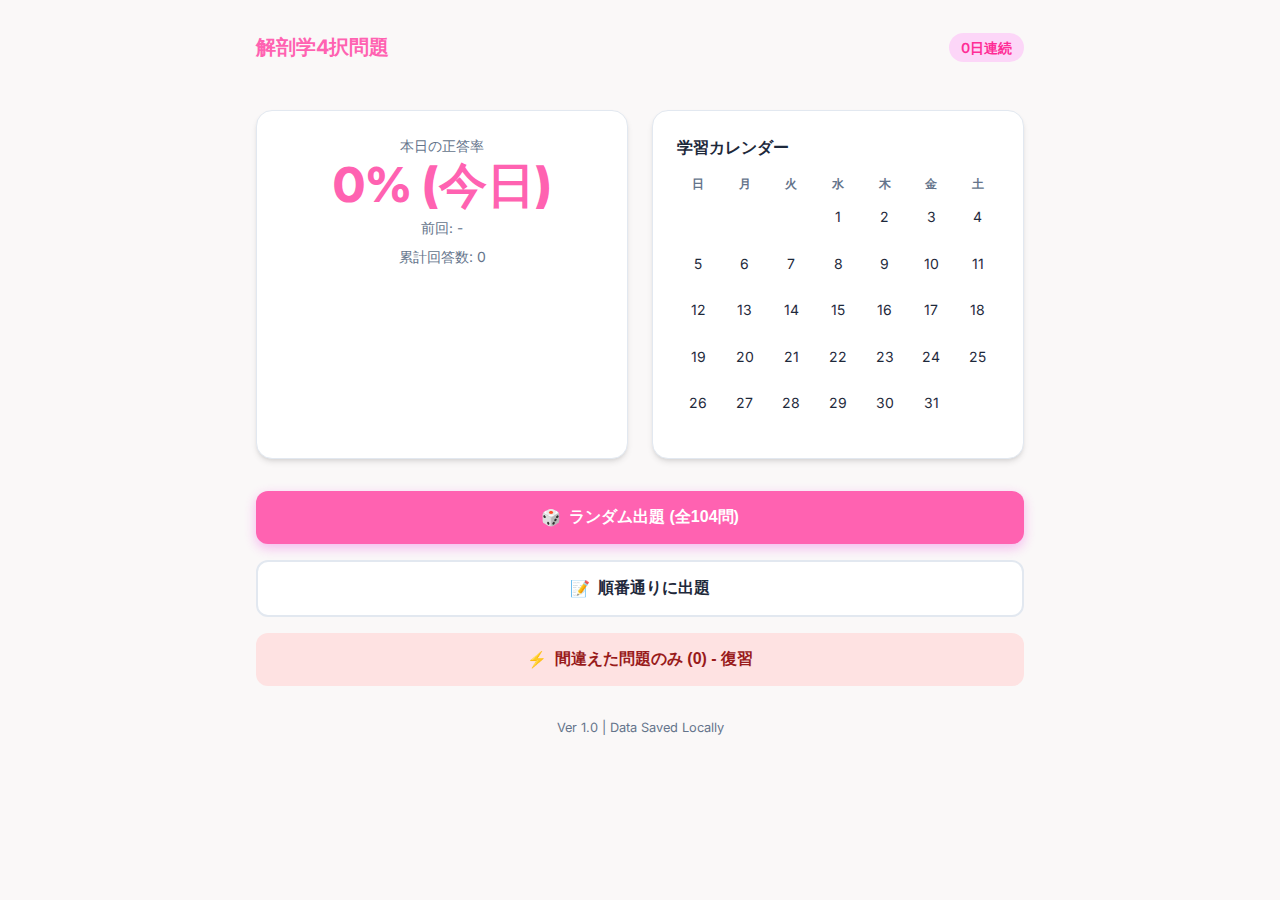
<file: index.html>
<!DOCTYPE html>
<html lang="ja">

<head>
    <meta charset="UTF-8">
    <meta name="viewport" content="width=device-width, initial-scale=1.0">
    <title>Anatomy National Exam Trainer</title>
    <link rel="stylesheet" href="css/style.css">
    <!-- Google Fonts for premium feel -->
    <link rel="preconnect" href="https://fonts.googleapis.com">
    <link rel="preconnect" href="https://fonts.gstatic.com" crossorigin>
    <link href="https://fonts.googleapis.com/css2?family=Inter:wght@400;600;800&display=swap" rel="stylesheet">
</head>

<body>
    <div class="container">
        <!-- Header -->
        <header class="app-header">
            <div class="title">解剖学4択問題</div>
            <div class="streak-badge" id="streak-count">🔥 0日連続</div>
        </header>

        <!-- Home Screen -->
        <main id="screen-home" class="screen active">
            <div class="dashboard-grid">
                <div class="card stats-summary">
                    <div class="stat-label">本日の正答率</div>
                    <div class="big-stat" id="correct-rate">0%</div>
                    <div style="font-size:0.85rem; color:var(--text-light); margin-top:0.25rem;" id="last-session-rate">
                        -</div>
                    <div class="stat-label" style="margin-top:0.5rem;">累計回答数: <span id="total-answered">0</span></div>
                </div>

                <div class="card">
                    <h3 style="margin-bottom:1rem; font-size:1rem;">学習カレンダー</h3>
                    <div id="calendar-container"></div>
                </div>
            </div>

            <div class="mode-selector">
                <button id="btn-resume" class="btn btn-primary" style="display:none; background:#8b5cf6;">
                    <span>⏯️</span> 続きから再開
                </button>
                <button id="btn-start-random" class="btn btn-primary">
                    <span>🎲</span> ランダム出題 (全104問)
                </button>
                <button id="btn-start-all" class="btn btn-secondary">
                    <span>📝</span> 順番通りに出題
                </button>
                <button id="btn-review" class="btn btn-danger">
                    <span>⚡</span> 間違えた問題のみ (0) - 復習
                </button>
            </div>

            <p style="text-align:center; margin-top:2rem; font-size:0.8rem; color:var(--text-light);">
                Ver 1.0 | Data Saved Locally
            </p>
        </main>

        <!-- Quiz Screen -->
        <main id="screen-quiz" class="screen">
            <div class="progress-bar-container">
                <div class="progress-bar" id="progress-bar"></div>
            </div>

            <div style="display:flex; justify-content:space-between; align-items:center; margin-bottom:0.5rem;">
                <button id="btn-suspend"
                    style="background:none; border:none; color:var(--text-light); cursor:pointer; font-size:0.9rem;">
                    ⏸ 中断する
                </button>
                <div style="font-size:0.9rem; color:var(--text-light);" id="question-id">Q.1</div>
            </div>

            <div class="question-card">
                <div class="question-text" id="question-text">
                    問題文読み込み中...
                </div>

                <div class="choices-grid" id="choices-container">
                    <!-- Choices injected here -->
                </div>

                <div id="explanation-area" class="explanation-area">
                    <div style="font-weight:bold; margin-bottom:0.5rem;">解説</div>
                    <div id="explanation-text"></div>
                </div>
            </div>

            <button id="next-btn" class="btn btn-primary"
                style="display:none; position:sticky; bottom:1rem; box-shadow:0 4px 20px rgba(0,0,0,0.2);">
                次の問題へ ➜
            </button>
        </main>

        <!-- Result Screen -->
        <main id="screen-result" class="screen">
            <div class="card" style="text-align:center;">
                <h2 style="margin-bottom:2rem;">結果発表</h2>

                <div class="result-circle" id="result-circle">
                    <div class="result-score" id="result-score">80%</div>
                </div>

                <p id="result-message" style="margin-bottom:2rem; font-weight:600;">10問中 8問正解！</p>

                <div class="mode-selector">
                    <button id="btn-retry" class="btn btn-primary">もう一度挑戦</button>
                    <button id="btn-home" class="btn btn-secondary">ホームに戻る</button>
                </div>
            </div>

            <div id="wrong-list-container" style="margin-top:2rem;">
                <!-- Wrong answers list -->
            </div>
        </main>
    </div>

    <!-- Scripts -->
    <script src="data/questions-data.js"></script>
    <script src="js/storageManager.js"></script>
    <script src="js/soundManager.js"></script>
    <script src="js/questionManager.js"></script>
    <script src="js/calendarManager.js"></script>
    <script src="js/app.js"></script>
</body>

</html>
</file>
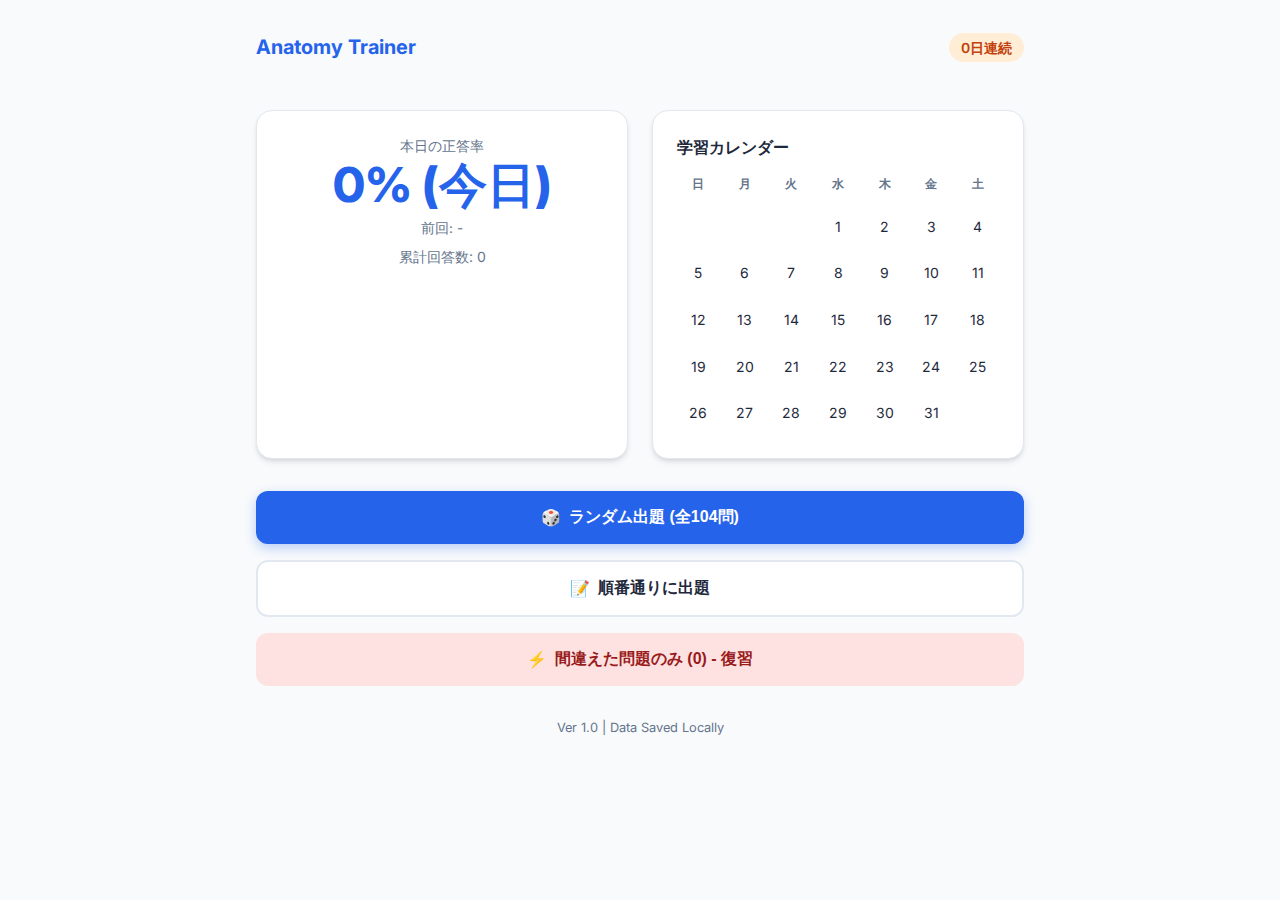
<file: project/index.html>
<!DOCTYPE html>
<html lang="ja">

<head>
    <meta charset="UTF-8">
    <meta name="viewport" content="width=device-width, initial-scale=1.0">
    <title>Anatomy National Exam Trainer</title>
    <link rel="stylesheet" href="css/style.css">
    <!-- Google Fonts for premium feel -->
    <link rel="preconnect" href="https://fonts.googleapis.com">
    <link rel="preconnect" href="https://fonts.gstatic.com" crossorigin>
    <link href="https://fonts.googleapis.com/css2?family=Inter:wght@400;600;800&display=swap" rel="stylesheet">
</head>

<body>
    <div class="container">
        <!-- Header -->
        <header class="app-header">
            <div class="title">Anatomy Trainer</div>
            <div class="streak-badge" id="streak-count">🔥 0日連続</div>
        </header>

        <!-- Home Screen -->
        <main id="screen-home" class="screen active">
            <div class="dashboard-grid">
                <div class="card stats-summary">
                    <div class="stat-label">本日の正答率</div>
                    <div class="big-stat" id="correct-rate">0%</div>
                    <div style="font-size:0.85rem; color:var(--text-light); margin-top:0.25rem;" id="last-session-rate">
                        -</div>
                    <div class="stat-label" style="margin-top:0.5rem;">累計回答数: <span id="total-answered">0</span></div>
                </div>

                <div class="card">
                    <h3 style="margin-bottom:1rem; font-size:1rem;">学習カレンダー</h3>
                    <div id="calendar-container"></div>
                </div>
            </div>

            <div class="mode-selector">
                <button id="btn-resume" class="btn btn-primary" style="display:none; background:#8b5cf6;">
                    <span>⏯️</span> 続きから再開
                </button>
                <button id="btn-start-random" class="btn btn-primary">
                    <span>🎲</span> ランダム出題 (全104問)
                </button>
                <button id="btn-start-all" class="btn btn-secondary">
                    <span>📝</span> 順番通りに出題
                </button>
                <button id="btn-review" class="btn btn-danger">
                    <span>⚡</span> 間違えた問題のみ (0) - 復習
                </button>
            </div>

            <p style="text-align:center; margin-top:2rem; font-size:0.8rem; color:var(--text-light);">
                Ver 1.0 | Data Saved Locally
            </p>
        </main>

        <!-- Quiz Screen -->
        <main id="screen-quiz" class="screen">
            <div class="progress-bar-container">
                <div class="progress-bar" id="progress-bar"></div>
            </div>

            <div style="display:flex; justify-content:space-between; align-items:center; margin-bottom:0.5rem;">
                <button id="btn-suspend"
                    style="background:none; border:none; color:var(--text-light); cursor:pointer; font-size:0.9rem;">
                    ⏸ 中断する
                </button>
                <div style="font-size:0.9rem; color:var(--text-light);" id="question-id">Q.1</div>
            </div>

            <div class="question-card">
                <div class="question-text" id="question-text">
                    問題文読み込み中...
                </div>

                <div class="choices-grid" id="choices-container">
                    <!-- Choices injected here -->
                </div>

                <div id="explanation-area" class="explanation-area">
                    <div style="font-weight:bold; margin-bottom:0.5rem;">解説</div>
                    <div id="explanation-text"></div>
                </div>
            </div>

            <button id="next-btn" class="btn btn-primary"
                style="display:none; position:sticky; bottom:1rem; box-shadow:0 4px 20px rgba(0,0,0,0.2);">
                次の問題へ ➜
            </button>
        </main>

        <!-- Result Screen -->
        <main id="screen-result" class="screen">
            <div class="card" style="text-align:center;">
                <h2 style="margin-bottom:2rem;">結果発表</h2>

                <div class="result-circle" id="result-circle">
                    <div class="result-score" id="result-score">80%</div>
                </div>

                <p id="result-message" style="margin-bottom:2rem; font-weight:600;">10問中 8問正解！</p>

                <div class="mode-selector">
                    <button id="btn-retry" class="btn btn-primary">もう一度挑戦</button>
                    <button id="btn-home" class="btn btn-secondary">ホームに戻る</button>
                </div>
            </div>

            <div id="wrong-list-container" style="margin-top:2rem;">
                <!-- Wrong answers list -->
            </div>
        </main>
    </div>

    <!-- Scripts -->
    <script src="data/questions-data.js"></script>
    <script src="js/storageManager.js"></script>
    <script src="js/soundManager.js"></script>
    <script src="js/questionManager.js"></script>
    <script src="js/calendarManager.js"></script>
    <script src="js/app.js"></script>
</body>

</html>
</file>
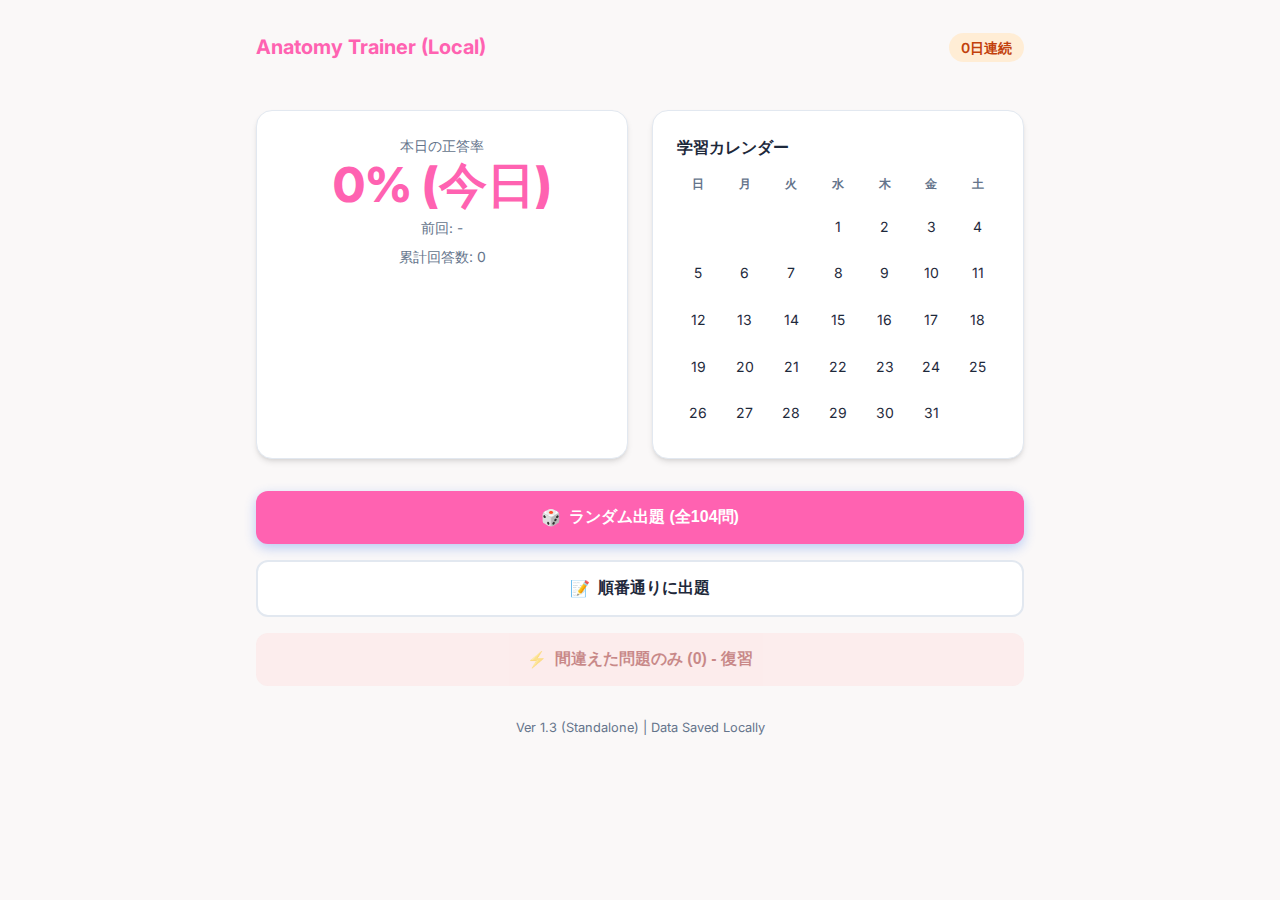
<file: standalone.html>
<!DOCTYPE html>
<html lang="ja">

<head>
    <meta charset="UTF-8">
    <meta name="viewport" content="width=device-width, initial-scale=1.0">
    <title>Anatomy National Exam Trainer (Standalone)</title>
    <!-- Google Fonts -->
    <link rel="preconnect" href="https://fonts.googleapis.com">
    <link rel="preconnect" href="https://fonts.gstatic.com" crossorigin>
    <link href="https://fonts.googleapis.com/css2?family=Inter:wght@400;600;800&display=swap" rel="stylesheet">

    <style>
        /* CSS Content from style.css */
        :root {
            --primary: #ff62b1;
            --primary-dark: #ff0080;
            --success: #10b981;
            --danger: #ef4444;
            --background: #faf8f8;
            --surface: #ffffff;
            --text: #1e293b;
            --text-light: #64748b;
            --border: #e2e8f0;
            --shadow: 0 4px 6px -1px rgb(0 0 0 / 0.1), 0 2px 4px -2px rgb(0 0 0 / 0.1);
            --shadow-lg: 0 10px 15px -3px rgb(0 0 0 / 0.1), 0 4px 6px -4px rgb(0 0 0 / 0.1);
            --radius: 1rem;
            --font-main: 'Inter', -apple-system, BlinkMacSystemFont, "Segoe UI", Roboto, sans-serif;
        }

        * {
            box-sizing: border-box;
            margin: 0;
            padding: 0;
            -webkit-tap-highlight-color: transparent;
        }

        body {
            font-family: var(--font-main);
            background-color: var(--background);
            color: var(--text);
            line-height: 1.5;
            min-height: 100vh;
            display: flex;
            flex-direction: column;
        }

        .container {
            max-width: 800px;
            width: 100%;
            margin: 0 auto;
            padding: 1rem;
            flex: 1;
            display: flex;
            flex-direction: column;
        }

        /* Header */
        .app-header {
            display: flex;
            justify-content: space-between;
            align-items: center;
            padding: 1rem 0;
            margin-bottom: 2rem;
        }

        .title {
            font-size: 1.25rem;
            font-weight: 700;
            color: var(--primary);
        }

        .streak-badge {
            background: #ffedd5;
            color: #c2410c;
            padding: 0.25rem 0.75rem;
            border-radius: 2rem;
            font-weight: 600;
            font-size: 0.875rem;
            display: flex;
            align-items: center;
            gap: 0.5rem;
        }

        /* Screens */
        .screen {
            display: none;
            animation: fadeIn 0.3s ease;
            flex: 1;
        }

        .screen.active {
            display: flex;
            flex-direction: column;
        }

        @keyframes fadeIn {
            from {
                opacity: 0;
                transform: translateY(10px);
            }

            to {
                opacity: 1;
                transform: translateY(0);
            }
        }

        /* Home Screen */
        .dashboard-grid {
            display: grid;
            grid-template-columns: repeat(auto-fit, minmax(280px, 1fr));
            gap: 1.5rem;
            margin-bottom: 2rem;
        }

        .card {
            background: var(--surface);
            border-radius: var(--radius);
            padding: 1.5rem;
            box-shadow: var(--shadow);
            border: 1px solid var(--border);
        }

        .stats-summary {
            text-align: center;
        }

        .big-stat {
            font-size: 3rem;
            font-weight: 800;
            color: var(--primary);
            line-height: 1.2;
        }

        .stat-label {
            color: var(--text-light);
            font-size: 0.875rem;
        }

        .mode-selector {
            display: grid;
            gap: 1rem;
        }

        .btn {
            width: 100%;
            padding: 1rem;
            border: none;
            border-radius: 0.75rem;
            font-size: 1rem;
            font-weight: 600;
            cursor: pointer;
            transition: all 0.2s;
            display: flex;
            align-items: center;
            justify-content: center;
            gap: 0.5rem;
        }

        .btn:active {
            transform: scale(0.98);
        }

        .btn-primary {
            background: var(--primary);
            color: white;
            box-shadow: 0 4px 12px rgba(37, 99, 235, 0.3);
        }

        .btn-primary:hover {
            background: var(--primary-dark);
        }

        .btn-secondary {
            background: white;
            border: 2px solid var(--border);
            color: var(--text);
        }

        .btn-danger {
            background: #fee2e2;
            color: #991b1b;
        }

        /* Question Screen */
        .progress-bar-container {
            height: 6px;
            background: var(--border);
            border-radius: 3px;
            margin-bottom: 2rem;
            overflow: hidden;
        }

        .progress-bar {
            height: 100%;
            background: var(--primary);
            width: 0%;
            transition: width 0.3s ease;
        }

        .question-card {
            background: var(--surface);
            padding: 2rem;
            border-radius: var(--radius);
            box-shadow: var(--shadow-lg);
            margin-bottom: 2rem;
            position: relative;
        }

        .question-text {
            font-size: 1.25rem;
            font-weight: 600;
            margin-bottom: 2rem;
            line-height: 1.6;
        }

        .choices-grid {
            display: grid;
            gap: 1rem;
        }

        .choice-btn {
            background: var(--background);
            border: 2px solid var(--border);
            padding: 1.25rem;
            border-radius: 0.75rem;
            text-align: left;
            font-size: 1rem;
            cursor: pointer;
            transition: all 0.2s;
            position: relative;
        }

        .choice-btn:hover {
            border-color: var(--primary);
            background: #eff6ff;
        }

        .choice-btn.correct {
            background: #d1fae5;
            border-color: var(--success);
            color: #064e3b;
        }

        .choice-btn.wrong {
            background: #fee2e2;
            border-color: var(--danger);
            color: #991b1b;
        }

        /* Explanation */
        .explanation-area {
            margin-top: 1.5rem;
            padding: 1.5rem;
            background: #eff6ff;
            border-radius: 0.75rem;
            border-left: 4px solid var(--primary);
            display: none;
            animation: slideDown 0.3s;
        }

        .explanation-area.visible {
            display: block;
        }

        @keyframes slideDown {
            from {
                opacity: 0;
                transform: translateY(-10px);
            }

            to {
                opacity: 1;
                transform: translateY(0);
            }
        }

        /* Result Screen */
        .result-circle {
            width: 150px;
            height: 150px;
            border-radius: 50%;
            background: conic-gradient(var(--primary) 0%, var(--border) 0%);
            margin: 0 auto 2rem;
            display: flex;
            align-items: center;
            justify-content: center;
            position: relative;
        }

        .result-circle::before {
            content: '';
            position: absolute;
            width: 120px;
            height: 120px;
            background: var(--surface);
            border-radius: 50%;
        }

        .result-score {
            position: relative;
            font-size: 2.5rem;
            font-weight: 800;
            color: var(--text);
        }

        /* Calendar */
        .calendar-grid {
            display: grid;
            grid-template-columns: repeat(7, 1fr);
            gap: 4px;
            margin-top: 1rem;
        }

        .cal-header {
            font-size: 0.75rem;
            font-weight: 600;
            text-align: center;
            color: var(--text-light);
            padding-bottom: 0.5rem;
        }

        .cal-day {
            aspect-ratio: 1;
            display: flex;
            flex-direction: column;
            align-items: center;
            justify-content: center;
            font-size: 0.875rem;
            border-radius: 0.25rem;
            position: relative;
            border: 1px solid transparent;
        }

        .cal-day.active {
            background: #eff6ff;
            color: var(--primary);
            font-weight: 600;
        }

        .cal-day .dot {
            /* Removed dot in favor of text stats, or kept for small screens? Switched to text based on request */
            display: none;
        }

        /* Mobile Tweaks */
        @media (max-width: 600px) {
            .container {
                padding: 0.5rem;
            }

            .card {
                padding: 1rem;
            }

            .big-stat {
                font-size: 2.5rem;
            }

            .question-text {
                font-size: 1.1rem;
            }

            .choice-btn {
                padding: 1rem;
            }
        }
    </style>
</head>

<body>
    <div class="container">
        <!-- Header -->
        <header class="app-header">
            <div class="title">Anatomy Trainer (Local)</div>
            <div class="streak-badge" id="streak-count">🔥 0日連続</div>
        </header>

        <!-- Home Screen -->
        <main id="screen-home" class="screen active">
            <div class="dashboard-grid">
                <div class="card stats-summary">
                    <div class="stat-label">本日の正答率</div>
                    <div class="big-stat" id="correct-rate">0%</div>
                    <div style="font-size:0.85rem; color:var(--text-light); margin-top:0.25rem;" id="last-session-rate">
                        -</div>
                    <div class="stat-label" style="margin-top:0.5rem;">累計回答数: <span id="total-answered">0</span></div>
                </div>

                <div class="card">
                    <h3 style="margin-bottom:1rem; font-size:1rem;">学習カレンダー</h3>
                    <div id="calendar-container"></div>
                </div>
            </div>

            <div class="mode-selector">
                <button id="btn-resume" class="btn btn-primary" style="display:none; background:#f370ff;">
                    <span>⏯️</span> 続きから再開
                </button>
                <button id="btn-start-random" class="btn btn-primary">
                    <span>🎲</span> ランダム出題 (全104問)
                </button>
                <button id="btn-start-all" class="btn btn-secondary">
                    <span>📝</span> 順番通りに出題
                </button>
                <button id="btn-review" class="btn btn-danger">
                    <span>⚡</span> 間違えた問題のみ (0) - 復習
                </button>
            </div>

            <p style="text-align:center; margin-top:2rem; font-size:0.8rem; color:var(--text-light);">
                Ver 1.3 (Standalone) | Data Saved Locally
            </p>
        </main>

        <!-- Quiz Screen -->
        <main id="screen-quiz" class="screen">
            <div class="progress-bar-container">
                <div class="progress-bar" id="progress-bar"></div>
            </div>

            <div style="display:flex; justify-content:space-between; align-items:center; margin-bottom:0.5rem;">
                <button id="btn-suspend"
                    style="background:none; border:none; color:var(--text-light); cursor:pointer; font-size:0.9rem;">
                    ⏸ 中断する
                </button>
                <div style="font-size:0.9rem; color:var(--text-light);" id="question-id">Q.1</div>
            </div>

            <div class="question-card">
                <div class="question-text" id="question-text">
                    問題文読み込み中...
                </div>

                <div class="choices-grid" id="choices-container">
                    <!-- Choices injected here -->
                </div>

                <div id="explanation-area" class="explanation-area">
                    <div style="font-weight:bold; margin-bottom:0.5rem;">解説</div>
                    <div id="explanation-text"></div>
                </div>
            </div>

            <button id="next-btn" class="btn btn-primary"
                style="display:none; position:sticky; bottom:1rem; box-shadow:0 4px 20px rgba(0,0,0,0.2);">
                次の問題へ ➜
            </button>
        </main>

        <!-- Result Screen -->
        <main id="screen-result" class="screen">
            <div class="card" style="text-align:center;">
                <h2 style="margin-bottom:2rem;">結果発表</h2>

                <div class="result-circle" id="result-circle">
                    <div class="result-score" id="result-score">80%</div>
                </div>

                <p id="result-message" style="margin-bottom:2rem; font-weight:600;">10問中 8問正解！</p>

                <div class="mode-selector">
                    <button id="btn-retry" class="btn btn-primary">もう一度挑戦</button>
                    <button id="btn-home" class="btn btn-secondary">ホームに戻る</button>
                </div>
            </div>

            <div id="wrong-list-container" style="margin-top:2rem;">
                <!-- Wrong answers list -->
            </div>
        </main>
    </div>

    <!-- Embedded Scripts -->
    <script>
        /**
 * data/questions-data.js
 * Defines the question data as a global variable to avoid CORS issues with local JSON fetching.
 */
        window.QUESTION_DATA = {
            "meta": {
                "category": "人体の構造と機能",
                "version": "1.0"
            },
            "questions": [
                {
                    "id": "A001",
                    "question": "伴性潜性遺伝（劣性遺伝）病＜X連鎖潜性遺伝（劣性遺伝）病＞はどれか。",
                    "choices": [
                        "血友病",
                        "ダウン症候群",
                        "先天性風疹症候群",
                        "フェニルケトン尿症"
                    ],
                    "answer": 0,
                    "explanation": "血友病Bや赤緑色覚異常は伴性潜性遺伝（劣性遺伝）病［X連鎖潜性遺伝（劣性遺伝）病］である。"
                },
                {
                    "id": "A002",
                    "question": "健常な成人の体重における水分の割合に最も近いのはどれか。",
                    "choices": [
                        "20％",
                        "40％",
                        "60％",
                        "80％"
                    ],
                    "answer": 2,
                    "explanation": "体重における水分の割合は、成人60％、高齢者50～55％である。"
                },
                {
                    "id": "A003",
                    "question": "細胞外液に比べて細胞内液で濃度が高いのはどれか。",
                    "choices": [
                        "カルシウム",
                        "ナトリウム",
                        "カリウム",
                        "クロール"
                    ],
                    "answer": 2,
                    "explanation": "カリウムイオンは細胞外液に比べて細胞内液の濃度が高い。細胞外液である血漿で4mEq/L程度、細胞内液では150mEq/L程度である。細胞外液にはナトリウムイオンが多い。"
                },
                {
                    "id": "A004",
                    "question": "白血球の働きはどれか。",
                    "choices": [
                        "生体防御",
                        "血液凝固",
                        "酵素の運搬",
                        "ホルモンの運搬"
                    ],
                    "answer": 0,
                    "explanation": "白血球は体内に侵入した細菌などの異物を攻撃して生体防御を担う。特に好中球と単球は貪食作用（食作用）を持つ。"
                },
                {
                    "id": "A005",
                    "question": "血液中の総ヘモグロビンに対する酸素化ヘモグロビンの割合を表すのはどれか。",
                    "choices": [
                        "酸素飽和度",
                        "動脈血酸素分圧",
                        "ヘマトクリット値",
                        "ヘモグロビン濃度"
                    ],
                    "answer": 0,
                    "explanation": "酸素飽和度は総ヘモグロビンに対する酸素と結合したヘモグロビン、つまり酸素化ヘモグロビン（オキシヘモグロビン）の割合である。％で表す。"
                },
                {
                    "id": "A006",
                    "question": "血液凝固に関連するのはどれか。",
                    "choices": [
                        "ヘモグロビン",
                        "フィブリノゲン",
                        "マクロファージ",
                        "エリスロポエチン"
                    ],
                    "answer": 1,
                    "explanation": "フィブリノゲンは蛋白質であり、肝臓で生成され、血漿中でトロンビンによってフィブリンに換えられて線維状となり、血液凝固に関与する。"
                },
                {
                    "id": "A007",
                    "question": "健康な成人の血液中に最も多い抗体はどれか。",
                    "choices": [
                        "IgA",
                        "IgE",
                        "IgG",
                        "IgM"
                    ],
                    "answer": 2,
                    "explanation": "IgGは液性免疫の中心である。分子量が小さく胎盤を通過できる。血液中に最も多く存在する。"
                },
                {
                    "id": "A008",
                    "question": "左心室から全身に血液を送り出す血管はどれか。",
                    "choices": [
                        "冠状動脈",
                        "下大静脈",
                        "肺動脈",
                        "肺静脈",
                        "大動脈"
                    ],
                    "answer": 4,
                    "explanation": "大動脈は左心室から全身に血液を送り出す血管である。体循環は左心室→大動脈→全身→大静脈→右心房の流れである。"
                },
                {
                    "id": "A009",
                    "question": "全身に動脈血を送り出すのはどれか。",
                    "choices": [
                        "右心房",
                        "右心室",
                        "左心房",
                        "左心室"
                    ],
                    "answer": 3,
                    "explanation": "全身に動脈血を送り出すのは左心室で、収縮によって大動脈へと動脈血を送り全身へと供給する。"
                },
                {
                    "id": "A010",
                    "question": "部位と流れる血液との組合せで正しいのはどれか。",
                    "choices": [
                        "肺動脈　―　動脈血",
                        "肺静脈　―　静脈血",
                        "右心房　―　動脈血",
                        "左心室　―　動脈血"
                    ],
                    "answer": 3,
                    "explanation": "左心系は肺から送られた動脈血を全身に送り出すので、左心室には動脈血が流れている。"
                },
                {
                    "id": "A011",
                    "question": "言語中枢があるのはどれか。",
                    "choices": [
                        "大　脳",
                        "小　脳",
                        "橋",
                        "延　髄"
                    ],
                    "answer": 0,
                    "explanation": "大脳皮質には機能局在があり、運動性言語野と感覚性言語野として大脳皮質にある。"
                },
                {
                    "id": "A012",
                    "question": "交感神経の緊張状態はどれか。",
                    "choices": [
                        "瞳孔の収縮",
                        "気管支の収縮",
                        "心拍数の減少",
                        "末梢血管の収縮"
                    ],
                    "answer": 3,
                    "explanation": "交感神経の緊張（優位）状態では、皮膚などの末梢血管と、胃腸に分布する血管は収縮する。"
                },
                {
                    "id": "A013",
                    "question": "正常な胃液のpHはどれか。",
                    "choices": [
                        "pH 1～2",
                        "pH 4～5",
                        "pH 7～8",
                        "pH 10～11"
                    ],
                    "answer": 0,
                    "explanation": "胃体部にある壁細胞が塩酸を分泌し、胃液はpH 1～2の強酸性である。"
                },
                {
                    "id": "A014",
                    "question": "膵リパーゼが分解するのはどれか。",
                    "choices": [
                        "脂　肪",
                        "蛋白質",
                        "炭水化物",
                        "ビタミン"
                    ],
                    "answer": 0,
                    "explanation": "膵リパーゼは脂肪を分解する。膵液には他に炭水化物を分解するアミラーゼ、蛋白質を分解するトリプシンなどが含まれる。"
                },
                {
                    "id": "A015",
                    "question": "腎機能の指標はどれか。",
                    "choices": [
                        "AST（GOT）",
                        "尿ビリルビン",
                        "尿素窒素（BUN）",
                        "血清アミラーゼ"
                    ],
                    "answer": 2,
                    "explanation": "尿素窒素（BUN）は蛋白質の代謝産物であり、腎臓で濾過され排泄されるため、腎機能の指標となる。"
                },
                {
                    "id": "A016",
                    "question": "甲状腺機能検査を受ける患者の検査食はどれか。",
                    "choices": [
                        "ヨード制限食",
                        "蛋白制限食",
                        "脂肪制限食",
                        "低残渣食"
                    ],
                    "answer": 0,
                    "explanation": "甲状腺ホルモンの原料はヨード（ヨウ素）であるため、検査前にはヨード制限食とする。"
                },
                {
                    "id": "A017",
                    "question": "外分泌器官はどれか。",
                    "choices": [
                        "副　腎",
                        "胸　腺",
                        "涙　腺",
                        "甲状腺"
                    ],
                    "answer": 2,
                    "explanation": "涙腺は涙液を分泌する外分泌器官である。副腎、胸腺、甲状腺は内分泌器官である。"
                },
                {
                    "id": "A018",
                    "question": "低血糖によって分泌が促進されるのはどれか。",
                    "choices": [
                        "アルドステロン",
                        "テストステロン",
                        "甲状腺ホルモン",
                        "副腎皮質刺激ホルモン"
                    ],
                    "answer": 3,
                    "explanation": "低血糖、疼痛・不安などのストレスによって副腎皮質刺激ホルモンの分泌が促進される。"
                },
                {
                    "id": "A019",
                    "question": "ホルモンを分泌するのはどれか。",
                    "choices": [
                        "前立腺",
                        "子　宮",
                        "膵　臓",
                        "肝　臓"
                    ],
                    "answer": 2,
                    "explanation": "膵臓は内分泌機能としてグルカゴン・インスリン・ソマトスタチンを分泌する。"
                },
                {
                    "id": "A020",
                    "question": "脊柱で椎骨が5個なのはどれか。",
                    "choices": [
                        "頸　椎",
                        "胸　椎",
                        "腰　椎",
                        "尾　骨"
                    ],
                    "answer": 2,
                    "explanation": "頸椎は7個、胸椎は12個、腰椎は5個である。"
                },
                {
                    "id": "A021",
                    "question": "精子の性染色体はどれか。",
                    "choices": [
                        "X染色体1種類",
                        "XY染色体1種類",
                        "X染色体とY染色体の2種類",
                        "XX染色体とXY染色体の2種類"
                    ],
                    "answer": 2,
                    "explanation": "精子はX染色体かY染色体のどちらかしかもたないため、X染色体とY染色体の2種類である。"
                },
                {
                    "id": "A022",
                    "question": "受精卵の正常な着床部位はどれか。",
                    "choices": [
                        "卵　巣",
                        "卵　管",
                        "子宮体部",
                        "子宮頸部"
                    ],
                    "answer": 2,
                    "explanation": "正常な着床は子宮体部の内膜で行われる。"
                },
                {
                    "id": "A023",
                    "question": "胎児の頭部が子宮口に最も近い胎位はどれか。",
                    "choices": [
                        "頭　位",
                        "斜　位",
                        "横　位",
                        "骨盤位"
                    ],
                    "answer": 0,
                    "explanation": "胎児の体のうち最初に産道を通る部分（先進部）が頭であるのが頭位である。"
                },
                {
                    "id": "A024",
                    "question": "最終月経の初日を0日とすると分娩予定日は何日目か。",
                    "choices": [
                        "260",
                        "280",
                        "300",
                        "320"
                    ],
                    "answer": 1,
                    "explanation": "最終月経の初日を0日として40週＝280日目が予定日となる。"
                },
                {
                    "id": "A025",
                    "question": "胎盤が完成する妊娠週数はどれか。",
                    "choices": [
                        "12週",
                        "16週",
                        "20週",
                        "24週"
                    ],
                    "answer": 1,
                    "explanation": "胎盤の形や機能が完成するのは15～16週である。"
                },
                {
                    "id": "A026",
                    "question": "正期産とされる妊娠週数はどれか。",
                    "choices": [
                        "33週",
                        "36週",
                        "39週",
                        "42週"
                    ],
                    "answer": 2,
                    "explanation": "正期産は37週0日～41週6日までであるため、39週が該当する。"
                },
                {
                    "id": "A027",
                    "question": "分娩第2期はどれか。",
                    "choices": [
                        "陣痛開始から子宮口全開大まで",
                        "排臨から発露まで",
                        "子宮口全開大から胎児娩出まで",
                        "胎児娩出から胎盤娩出まで"
                    ],
                    "answer": 2,
                    "explanation": "子宮口全開大から胎児娩出までが分娩第2期である。"
                },
                {
                    "id": "A028",
                    "question": "成人の1日の平均尿量はどれか。",
                    "choices": [
                        "100mL以下",
                        "200mL～400mL",
                        "1,000mL～1,500mL",
                        "3,000mL以上"
                    ],
                    "answer": 2,
                    "explanation": "成人の1日の平均尿量は1,000～1,500mLである。"
                },
                {
                    "id": "A029",
                    "question": "表在感覚の受容器が存在する部位はどれか。",
                    "choices": [
                        "筋　肉",
                        "皮　膚",
                        "関　節",
                        "骨"
                    ],
                    "answer": 1,
                    "explanation": "表在感覚（触覚・痛覚・温度覚）の受容器は皮膚や粘膜に存在する。"
                },
                {
                    "id": "A030",
                    "question": "受精から着床開始までの期間はどれか。",
                    "choices": [
                        "1～2日",
                        "6～7日",
                        "13～14日",
                        "20～21日"
                    ],
                    "answer": 1,
                    "explanation": "受精後6〜7日ころに着床を開始し、さらに4日ほどかけて完了する。"
                },
                {
                    "id": "A031",
                    "question": "免疫機能に関与する細胞はどれか。",
                    "choices": [
                        "血小板",
                        "白血球",
                        "網赤血球",
                        "成熟赤血球"
                    ],
                    "answer": 1,
                    "explanation": "白血球は生体防御の働きに関与しており、免疫機能をもっている。"
                },
                {
                    "id": "A032",
                    "question": "月経周期が順調な場合、最終月経の初日を0日とすると分娩予定日はどれか。",
                    "choices": [
                        "240日目",
                        "280日目",
                        "320日目",
                        "360日目"
                    ],
                    "answer": 1,
                    "explanation": "分娩予定日は40週0日なので、最終月経の初日を0日として40×7＝280日である。"
                },
                {
                    "id": "A033",
                    "question": "生理食塩水の塩化ナトリウム濃度はどれか。",
                    "choices": [
                        "0.9％",
                        "5％",
                        "9％",
                        "15％"
                    ],
                    "answer": 0,
                    "explanation": "生理食塩水は0.9％の濃度の塩化ナトリウム水溶液である。"
                },
                {
                    "id": "A034",
                    "question": "体温を調節しているのはどれか。",
                    "choices": [
                        "橋",
                        "小　脳",
                        "中　脳",
                        "視床下部"
                    ],
                    "answer": 3,
                    "explanation": "体温調節中枢は間脳の視床下部にある。"
                },
                {
                    "id": "A035",
                    "question": "成人の鼻孔から噴門までの長さで適切なのはどれか。",
                    "choices": [
                        "5～15cm",
                        "25～35cm",
                        "45～55cm",
                        "65～75cm"
                    ],
                    "answer": 2,
                    "explanation": "成人の鼻孔から噴門までの長さを合計すると約47cmとなり、45～55cmが適切である。"
                },
                {
                    "id": "A036",
                    "question": "正期産の定義はどれか。",
                    "choices": [
                        "妊娠36週0日から40週6日",
                        "妊娠37週0日から41週6日",
                        "妊娠38週0日から42週6日",
                        "妊娠39週0日から43週6日"
                    ],
                    "answer": 1,
                    "explanation": "正期産は妊娠37週0日から41週6日までである。"
                },
                {
                    "id": "A037",
                    "question": "内分泌器官はどれか。",
                    "choices": [
                        "乳　腺",
                        "涙　腺",
                        "甲状腺",
                        "唾液腺"
                    ],
                    "answer": 2,
                    "explanation": "甲状腺は内分泌器官であり、甲状腺ホルモンやカルシトニンを分泌する。他は外分泌器官である。"
                },
                {
                    "id": "A038",
                    "question": "成人の膀胱の平均容量はどれか。",
                    "choices": [
                        "100mL",
                        "500mL",
                        "1,000mL",
                        "1,500mL"
                    ],
                    "answer": 1,
                    "explanation": "安全に膀胱に尿をためることができる量は300～600mL以下であり、該当するのは500mLである。"
                },
                {
                    "id": "A039",
                    "question": "不随意筋はどれか。",
                    "choices": [
                        "心　筋",
                        "僧帽筋",
                        "大殿筋",
                        "ヒラメ筋"
                    ],
                    "answer": 0,
                    "explanation": "心筋は不随意筋である。骨格筋は随意筋である。"
                },
                {
                    "id": "A040",
                    "question": "大動脈に血液を送り出す部位はどれか。",
                    "choices": [
                        "左心室",
                        "右心室",
                        "左心房",
                        "右心房"
                    ],
                    "answer": 0,
                    "explanation": "大動脈に血液を送り出すのは左心室である。"
                },
                {
                    "id": "A041",
                    "question": "経腟分娩の正常な経過で最初に起こるのはどれか。",
                    "choices": [
                        "発　露",
                        "排　臨",
                        "胎盤の娩出",
                        "児頭の娩出",
                        "子宮口の全開大"
                    ],
                    "answer": 4,
                    "explanation": "分娩経過の中で最初に起こるのは分娩第1期における子宮口の全開大である。"
                },
                {
                    "id": "A042",
                    "question": "神経伝達物質はどれか。",
                    "choices": [
                        "アルブミン",
                        "フィブリン",
                        "アセチルコリン",
                        "エリスロポエチン"
                    ],
                    "answer": 2,
                    "explanation": "アセチルコリンは神経伝達物質であり、交感神経、副交感神経、運動神経などから分泌される。"
                },
                {
                    "id": "A043",
                    "question": "血漿と等張のブドウ糖溶液の濃度はどれか。",
                    "choices": [
                        "5％",
                        "10％",
                        "20％",
                        "50％"
                    ],
                    "answer": 0,
                    "explanation": "血漿と等張（浸透圧が等しい）のブドウ糖液は5％である。"
                },
                {
                    "id": "A044",
                    "question": "嚥下に関わる脳神経はどれか。",
                    "choices": [
                        "嗅神経",
                        "外転神経",
                        "滑車神経",
                        "迷走神経"
                    ],
                    "answer": 3,
                    "explanation": "迷走神経は咽頭と喉頭の運動と感覚をつかさどり、嚥下に関与する。"
                },
                {
                    "id": "A045",
                    "question": "肝臓の機能で正しいのはどれか。",
                    "choices": [
                        "胆汁の貯蔵",
                        "脂肪の吸収",
                        "ホルモンの代謝",
                        "血漿蛋白質の分解"
                    ],
                    "answer": 2,
                    "explanation": "役目を終えたホルモンは肝臓で不活化されて代謝される。"
                },
                {
                    "id": "A046",
                    "question": "胆汁の作用はどれか。",
                    "choices": [
                        "殺　菌",
                        "脂肪の乳化",
                        "蛋白質の分解",
                        "炭水化物の分解"
                    ],
                    "answer": 1,
                    "explanation": "胆汁酸は脂肪を乳化させて小腸から吸収しやすくする働きがある。"
                },
                {
                    "id": "A047",
                    "question": "成人の体重に占める体液の割合で最も高いのはどれか。",
                    "choices": [
                        "血　漿",
                        "間質液",
                        "細胞内液",
                        "リンパ液"
                    ],
                    "answer": 2,
                    "explanation": "細胞内液が40％で最も多い。"
                },
                {
                    "id": "A048",
                    "question": "運動性言語中枢はどれか。",
                    "choices": [
                        "中心後回",
                        "大脳基底核",
                        "Broca〈ブローカ〉野",
                        "Wernicke〈ウェルニッケ〉野"
                    ],
                    "answer": 2,
                    "explanation": "優位側の大脳半球の連合野に運動性言語中枢であるブローカ野がある。"
                },
                {
                    "id": "A049",
                    "question": "体温調節中枢があるのはどれか。",
                    "choices": [
                        "橋",
                        "延　髄",
                        "小　脳",
                        "大脳皮質",
                        "視床下部"
                    ],
                    "answer": 4,
                    "explanation": "視床下部の視索前野・前視床下部に体温調節中枢がある。"
                },
                {
                    "id": "A050",
                    "question": "分娩時に分泌が亢進し、子宮筋を収縮させるホルモンはどれか。",
                    "choices": [
                        "エストロゲン",
                        "オキシトシン",
                        "バソプレシン",
                        "プロゲステロン"
                    ],
                    "answer": 1,
                    "explanation": "分娩時に下垂体後葉からオキシトシンが分泌され、子宮筋収縮作用と射乳作用を促す。"
                },
                {
                    "id": "A051",
                    "question": "下垂体から分泌されるホルモンはどれか。",
                    "choices": [
                        "グルカゴン",
                        "プロラクチン",
                        "パラソルモン",
                        "テストステロン"
                    ],
                    "answer": 1,
                    "explanation": "プロラクチンは下垂体前葉から分泌され、乳汁産生を促進させる。"
                },
                {
                    "id": "A052",
                    "question": "外分泌器官はどれか。",
                    "choices": [
                        "涙　腺",
                        "甲状腺",
                        "胸　腺",
                        "副　腎"
                    ],
                    "answer": 0,
                    "explanation": "涙腺は外分泌腺である。他は内分泌腺（またはリンパ組織）である。"
                },
                {
                    "id": "A053",
                    "question": "S状結腸に造設されたストーマから通常排泄される便はどれか。",
                    "choices": [
                        "水様便",
                        "泥状便",
                        "固形便",
                        "硬　便"
                    ],
                    "answer": 2,
                    "explanation": "直腸に最も近いS状結腸の便は固形便となるのが通常である。"
                },
                {
                    "id": "A054",
                    "question": "児の吸啜刺激によって分泌が亢進し、分娩後の母体の子宮筋の収縮を促すのはどれか。",
                    "choices": [
                        "オキシトシン",
                        "プロラクチン",
                        "テストステロン",
                        "プロゲステロン"
                    ],
                    "answer": 0,
                    "explanation": "オキシトシンは、児の吸啜刺激で分泌が亢進し、射乳と子宮筋の収縮（子宮復古）を促す。"
                },
                {
                    "id": "A055",
                    "question": "球関節はどれか。",
                    "choices": [
                        "肩関節",
                        "膝関節",
                        "下橈尺関節",
                        "手根中手関節"
                    ],
                    "answer": 0,
                    "explanation": "肩関節は球関節であり、多軸性の運動が可能である。"
                },
                {
                    "id": "A056",
                    "question": "健康な成人の1回換気量はどれか。",
                    "choices": [
                        "約150mL",
                        "約350mL",
                        "約500mL",
                        "約1,000mL"
                    ],
                    "answer": 2,
                    "explanation": "成人の1回換気量は約500mLである。"
                },
                {
                    "id": "A057",
                    "question": "細菌感染による急性炎症で最初に反応する白血球はどれか。",
                    "choices": [
                        "単　球",
                        "好酸球",
                        "好中球",
                        "好塩基球",
                        "リンパ球"
                    ],
                    "answer": 2,
                    "explanation": "好中球は感染防御作用をもち、細菌感染による急性炎症では単球より早く反応する。"
                },
                {
                    "id": "A058",
                    "question": "大腸で吸収されるのはどれか。",
                    "choices": [
                        "脂　質",
                        "水　分",
                        "糖　質",
                        "蛋白質"
                    ],
                    "answer": 1,
                    "explanation": "栄養素の吸収のメインは小腸で、大腸が主に吸収するのは水分である。"
                },
                {
                    "id": "A059",
                    "question": "三叉神経の機能はどれか。",
                    "choices": [
                        "視　覚",
                        "眼球の運動",
                        "顔面の知覚",
                        "表情筋の運動"
                    ],
                    "answer": 2,
                    "explanation": "三叉神経は、顔面の知覚（感覚）や咀嚼運動に関与している。"
                },
                {
                    "id": "A060",
                    "question": "脂肪分解酵素はどれか。",
                    "choices": [
                        "ペプシン",
                        "リパーゼ",
                        "マルターゼ",
                        "ラクターゼ"
                    ],
                    "answer": 1,
                    "explanation": "リパーゼは、脂質を脂肪酸とグリセリンに分解する。"
                },
                {
                    "id": "A061",
                    "question": "後頭葉にあるのはどれか。",
                    "choices": [
                        "嗅覚野",
                        "視覚野",
                        "聴覚野",
                        "体性感覚野"
                    ],
                    "answer": 1,
                    "explanation": "視覚野は後頭葉にある。"
                },
                {
                    "id": "A062",
                    "question": "胃から分泌される消化管ホルモンはどれか。",
                    "choices": [
                        "ガストリン",
                        "セクレチン",
                        "胃抑制ペプチド",
                        "コレシストキニン"
                    ],
                    "answer": 0,
                    "explanation": "ガストリンは胃幽門部にある幽門腺のG細胞から分泌される消化管ホルモンである。"
                },
                {
                    "id": "A063",
                    "question": "健康な成人における1日の平均尿量はどれか。",
                    "choices": [
                        "100mL",
                        "500mL",
                        "1,500mL",
                        "2,500mL"
                    ],
                    "answer": 2,
                    "explanation": "成人の1日の平均尿量は1,000～1,500mLである。"
                },
                {
                    "id": "A064",
                    "question": "健常な成人で心臓壁が最も厚いのはどれか。",
                    "choices": [
                        "右心室",
                        "右心房",
                        "左心室",
                        "左心房"
                    ],
                    "answer": 2,
                    "explanation": "左心室の心臓壁は右心室の約3倍の厚さがあり、最も厚い。"
                },
                {
                    "id": "A065",
                    "question": "後腹膜器官はどれか。",
                    "choices": [
                        "胃",
                        "肝　臓",
                        "空　腸",
                        "腎　臓"
                    ],
                    "answer": 3,
                    "explanation": "腎臓は腹膜腔より後方に位置する後腹膜器官である。"
                },
                {
                    "id": "A066",
                    "question": "胎児循環で胎児から胎盤に血液を送るのはどれか。",
                    "choices": [
                        "総頸動脈",
                        "肺動脈",
                        "臍動脈",
                        "臍静脈"
                    ],
                    "answer": 2,
                    "explanation": "臍動脈は胎児側から胎盤側へ老廃物や二酸化炭素を含んだ静脈血を運ぶ。"
                },
                {
                    "id": "A067",
                    "question": "有害物質を無毒化し排泄する臓器はどれか。",
                    "choices": [
                        "胃",
                        "肝　臓",
                        "膵　臓",
                        "大　腸"
                    ],
                    "answer": 1,
                    "explanation": "有害物質を無毒化し排泄するのは肝臓である（例：アンモニアの尿素化）。"
                },
                {
                    "id": "A068",
                    "question": "左心室から全身に血液を送り出す血管はどれか。",
                    "choices": [
                        "大静脈",
                        "大動脈",
                        "肺静脈",
                        "肺動脈"
                    ],
                    "answer": 1,
                    "explanation": "大動脈は左心室から全身に動脈血を送り出す血管である。"
                },
                {
                    "id": "A069",
                    "question": "内分泌器官はどれか。",
                    "choices": [
                        "乳　腺",
                        "涙　腺",
                        "甲状腺",
                        "唾液腺"
                    ],
                    "answer": 2,
                    "explanation": "甲状腺は内分泌器官である。他は外分泌器官である。"
                },
                {
                    "id": "A070",
                    "question": "呼吸中枢があるのはどれか。",
                    "choices": [
                        "間　脳",
                        "小　脳",
                        "大　脳",
                        "脳　幹"
                    ],
                    "answer": 3,
                    "explanation": "脳幹（中脳・橋・延髄）には呼吸・意識・循環などの生命維持に必要な中枢がある。"
                },
                {
                    "id": "A071",
                    "question": "低体温から回復するための生体の反応はどれか。",
                    "choices": [
                        "発　汗",
                        "ふるえ",
                        "乳酸の蓄積",
                        "体表面への血流増加"
                    ],
                    "answer": 1,
                    "explanation": "ふるえは、骨格筋の不随意運動により熱産生を増加させ、体温を上昇させる反応である。"
                },
                {
                    "id": "A072",
                    "question": "体性感覚はどれか。",
                    "choices": [
                        "視　覚",
                        "触　覚",
                        "聴　覚",
                        "平衡覚"
                    ],
                    "answer": 1,
                    "explanation": "皮膚や粘膜、運動器で感知される感覚を体性感覚といい、触覚はこれに含まれる。"
                },
                {
                    "id": "A073",
                    "question": "健康な成人の白血球の中に占める割合が高いのはどれか。",
                    "choices": [
                        "単　球",
                        "好酸球",
                        "好中球",
                        "リンパ球"
                    ],
                    "answer": 2,
                    "explanation": "顆粒球は白血球の約65％を占め、その大部分が好中球であるため、好中球が最も割合が高い。"
                },
                {
                    "id": "A074",
                    "question": "体温変化をとらえ、体温調節の指令を出すのはどれか。",
                    "choices": [
                        "橋",
                        "小　脳",
                        "視床下部",
                        "大脳皮質"
                    ],
                    "answer": 2,
                    "explanation": "視床下部は自律神経の最高中枢であり、体温調節中枢がある。"
                },
                {
                    "id": "A075",
                    "question": "副交感神経の作用で正しいのはどれか。",
                    "choices": [
                        "瞳孔散大",
                        "気管支拡張",
                        "心拍数の増加",
                        "消化液分泌の促進"
                    ],
                    "answer": 3,
                    "explanation": "消化液分泌の促進は副交感神経が優位のときの作用である。他は交感神経優位の作用である。"
                },
                {
                    "id": "A076",
                    "question": "心臓の刺激伝導系で最初の興奮部位はどれか。",
                    "choices": [
                        "洞房結節",
                        "房室結節",
                        "His〈ヒス〉束",
                        "Purkinje〈プルキンエ〉線維"
                    ],
                    "answer": 0,
                    "explanation": "最初に興奮するのは洞房結節（洞結節）である。"
                },
                {
                    "id": "A077",
                    "question": "成人の正常な赤血球の説明で正しいのはどれか。",
                    "choices": [
                        "球状の細胞である。",
                        "腎臓で破壊される。",
                        "寿命は約60日である。",
                        "酸素の輸送を担っている。"
                    ],
                    "answer": 3,
                    "explanation": "赤血球は酸素の運搬を担っている。形状は円板状、破壊は脾臓・肝臓、寿命は約120日である。"
                },
                {
                    "id": "A078",
                    "question": "肘関節を伸展させる筋肉はどれか。",
                    "choices": [
                        "三角筋",
                        "大胸筋",
                        "上腕三頭筋",
                        "上腕二頭筋"
                    ],
                    "answer": 2,
                    "explanation": "上腕三頭筋は前腕を動かし肘関節を伸展させる。"
                },
                {
                    "id": "A079",
                    "question": "脳幹に含まれる部位はどれか。",
                    "choices": [
                        "延　髄",
                        "小　脳",
                        "下垂体",
                        "松果体"
                    ],
                    "answer": 0,
                    "explanation": "中脳・橋・延髄をまとめて脳幹という。"
                },
                {
                    "id": "A080",
                    "question": "免疫機能に関与する細胞はどれか。",
                    "choices": [
                        "血小板",
                        "白血球",
                        "網赤血球",
                        "成熟赤血球"
                    ],
                    "answer": 1,
                    "explanation": "白血球は生体防御のはたらきに関与している。"
                },
                {
                    "id": "A081",
                    "question": "上行大動脈から分枝するのはどれか。",
                    "choices": [
                        "冠状動脈",
                        "腕頭動脈",
                        "左総頸動脈",
                        "左鎖骨下動脈"
                    ],
                    "answer": 0,
                    "explanation": "上行大動脈の基部から左右の冠状動脈が分枝する。"
                },
                {
                    "id": "A082",
                    "question": "膵管と合流して大十二指腸乳頭（Vater〈ファーター〉乳頭）に開口するのはどれか。",
                    "choices": [
                        "肝　管",
                        "総肝管",
                        "総胆管",
                        "胆囊管"
                    ],
                    "answer": 2,
                    "explanation": "総胆管が主膵管と合流し、大十二指腸乳頭（ファーター乳頭）に開口する。"
                },
                {
                    "id": "A083",
                    "question": "正期産となる出産時期はどれか。",
                    "choices": [
                        "妊娠35週0日から39週6日",
                        "妊娠36週0日から40週6日",
                        "妊娠37週0日から41週6日",
                        "妊娠38週0日から42週6日"
                    ],
                    "answer": 2,
                    "explanation": "妊娠37週0日から41週6日までを正期産と定義している。"
                },
                {
                    "id": "A084",
                    "question": "胎児循環で酸素を最も多く含む血液が流れているのはどれか。",
                    "choices": [
                        "臍静脈",
                        "臍動脈",
                        "肺静脈",
                        "肺動脈"
                    ],
                    "answer": 0,
                    "explanation": "臍静脈は、胎盤から胎児に酸素や栄養を運ぶため、酸素を多く含む血液（動脈血）が流れている。"
                },
                {
                    "id": "A085",
                    "question": "眼球運動を行う神経はどれか。",
                    "choices": [
                        "視神経",
                        "外転神経",
                        "顔面神経",
                        "三叉神経"
                    ],
                    "answer": 1,
                    "explanation": "外転神経は眼球の外転をつかさどる。視神経は視覚、顔面神経は表情筋、三叉神経は顔面感覚などを担う。"
                },
                {
                    "id": "A086",
                    "question": "成人の食道の構造で正しいのはどれか。",
                    "choices": [
                        "胃の幽門につながる。",
                        "上1/3が平滑筋である。",
                        "生理的狭窄部位がある。",
                        "長さは約45cmである。"
                    ],
                    "answer": 2,
                    "explanation": "食道には3つの生理的狭窄部位がある（食道入口部、気管分岐部、横隔膜貫通部）。長さは約25cmで、噴門につながる。"
                },
                {
                    "id": "A087",
                    "question": "左心房と左心室の間にある弁はどれか。",
                    "choices": [
                        "三尖弁",
                        "僧帽弁",
                        "大動脈弁",
                        "肺動脈弁"
                    ],
                    "answer": 1,
                    "explanation": "僧帽弁は、左心房と左心室の間にある弁である。"
                },
                {
                    "id": "A088",
                    "question": "胆汁の作用はどれか。",
                    "choices": [
                        "脂肪の乳化",
                        "蛋白質の分解",
                        "胃酸分泌の促進",
                        "炭水化物の分解"
                    ],
                    "answer": 0,
                    "explanation": "胆汁は脂肪を乳化し、消化しやすくする。"
                },
                {
                    "id": "A089",
                    "question": "死の三徴候に含まれるのはどれか。",
                    "choices": [
                        "呼名反応の消失",
                        "対光反射の消失",
                        "肛門緊張の消失",
                        "深部腱反射の消失"
                    ],
                    "answer": 1,
                    "explanation": "死の三徴候とは、①心臓停止、②呼吸停止、③瞳孔散大および対光反射の消失を指す。"
                },
                {
                    "id": "A090",
                    "question": "死の三徴候に含まれるのはどれか。（選択肢改変）",
                    "choices": [
                        "体温の低下",
                        "心拍の停止",
                        "筋肉の硬直",
                        "角膜の混濁"
                    ],
                    "answer": 1,
                    "explanation": "心拍の停止は死の三徴候の一つである。"
                },
                {
                    "id": "A091",
                    "question": "死の三徴候に含まれるのはどれか。（選択肢改変2）",
                    "choices": [
                        "呼名反応の消失",
                        "自発呼吸の消失",
                        "随意運動の消失",
                        "深部腱反射の消失"
                    ],
                    "answer": 1,
                    "explanation": "自発呼吸の消失は死の三徴候の一つである。"
                },
                {
                    "id": "A092",
                    "question": "脳死の判定基準に含まれるのはどれか。",
                    "choices": [
                        "徐　脈",
                        "除脳硬直",
                        "平坦脳波",
                        "けいれん"
                    ],
                    "answer": 2,
                    "explanation": "平坦脳波は脳死の判定基準に含まれる。"
                },
                {
                    "id": "A093",
                    "question": "臓器の移植に関する法律における脳死の判定基準に含まれるのはどれか。",
                    "choices": [
                        "低体温",
                        "心停止",
                        "平坦脳波",
                        "下顎呼吸"
                    ],
                    "answer": 2,
                    "explanation": "平坦脳波が脳死の判定基準に該当する。心停止は死の三徴候に該当する。"
                },
                {
                    "id": "A094",
                    "question": "死の三徴候に基づいて観察するのはどれか。",
                    "choices": [
                        "腹壁反射",
                        "輻輳反射",
                        "対光反射",
                        "深部腱反射"
                    ],
                    "answer": 2,
                    "explanation": "死の三徴候の一つとして対光反射の消失があるため、対光反射を観察する。"
                },
                {
                    "id": "A095",
                    "question": "臓器の移植に関する法律における脳死の判定基準で正しいのはどれか。",
                    "choices": [
                        "瞳孔径は左右とも3mm以上",
                        "脳波上徐波の出現",
                        "微弱な自発呼吸",
                        "脳幹反射の消失",
                        "浅昏睡"
                    ],
                    "answer": 3,
                    "explanation": "判定基準では脳幹反射の消失が必要である。瞳孔径は4mm以上、脳波は平坦、自発呼吸は消失、深昏睡が必要である。"
                },
                {
                    "id": "A096",
                    "question": "死の三徴候に含まれるのはどれか。（選択肢改変3）",
                    "choices": [
                        "筋の弛緩",
                        "角膜の混濁",
                        "呼吸の停止",
                        "呼名反応の消失"
                    ],
                    "answer": 2,
                    "explanation": "呼吸の停止は死の三徴候に含まれる。"
                },
                {
                    "id": "A097",
                    "question": "脳死の判定基準に含まれないのはどれか。",
                    "choices": [
                        "深昏睡",
                        "心停止",
                        "脳幹反射の消失",
                        "自発呼吸の消失"
                    ],
                    "answer": 1,
                    "explanation": "心停止していたら脳死ではなく死亡していることになるため、脳死判定基準には含まれない（心拍動があることが前提）。"
                },
                {
                    "id": "A098",
                    "question": "脳死の状態はどれか。",
                    "choices": [
                        "縮瞳がある。",
                        "脳波で徐波がみられる。",
                        "自発呼吸は停止している。",
                        "痛み刺激で逃避反応がある。"
                    ],
                    "answer": 2,
                    "explanation": "脳死状態では自発呼吸消失が確認される。また、瞳孔散大、平坦脳波、深昏睡（反応なし）が特徴である。"
                },
                {
                    "id": "A099",
                    "question": "臓器の移植に関する法律において脳死の判定基準となっている検査はどれか。",
                    "choices": [
                        "脳波検査",
                        "筋電図検査",
                        "神経伝導検査",
                        "脳脊髄液検査"
                    ],
                    "answer": 0,
                    "explanation": "脳死判定の項目には脳波検査が含まれ、平坦な脳波を確認する。"
                }
            ]
        };

        // --- storageManager.js ---
        const STORAGE_KEY = 'anatomy_trainer_v1';
        const defaultData = {
            stats: { totalAttempts: 0, totalCorrect: 0, totalQuestions: 0 },
            dailyLog: {},
            streak: { current: 0, max: 0, lastLoginDate: null },
            perfectClear: {},
            wrongHistory: {},
            resumeData: null,
            lastSession: null
        };

        class StorageManager {
            constructor() {
                this.data = this._loadData();
            }
            _loadData() {
                try {
                    const stored = localStorage.getItem(STORAGE_KEY);
                    if (stored) { return { ...defaultData, ...JSON.parse(stored) }; }
                } catch (e) {
                    console.warn('LocalStorage access failed:', e);
                }
                return JSON.parse(JSON.stringify(defaultData));
            }
            _saveData() {
                try {
                    localStorage.setItem(STORAGE_KEY, JSON.stringify(this.data));
                } catch (e) {
                    console.warn('LocalStorage save failed:', e);
                }
            }
            saveResumeData(sessionData) {
                this.data.resumeData = sessionData;
                this._saveData();
            }
            loadResumeData() {
                return this.data.resumeData;
            }
            clearResumeData() {
                this.data.resumeData = null;
                this._saveData();
            }
            saveLastSessionStats(correct, total) {
                this.data.lastSession = {
                    correct: correct,
                    total: total,
                    rate: Math.round((correct / total) * 100),
                    date: Date.now()
                };
                this._saveData();
            }
            getLastSessionStats() {
                return this.data.lastSession;
            }
            updateStats(isCorrect, questionId) {
                this.data.stats.totalAttempts++;
                this.data.stats.totalQuestions++;
                if (isCorrect) {
                    this.data.stats.totalCorrect++;
                    if (this.data.wrongHistory[questionId]) { delete this.data.wrongHistory[questionId]; }
                    this.data.perfectClear[questionId] = true;
                } else {
                    this.data.wrongHistory[questionId] = Date.now();
                }
                this._updateDailyLog(isCorrect);
                this._saveData();
            }
            _updateDailyLog(isCorrect) {
                const today = new Date().toISOString().split('T')[0];
                if (!this.data.dailyLog[today]) {
                    this.data.dailyLog[today] = { attempts: 0, correctCount: 0, totalCount: 0, correctRate: 0 };
                    this._updateStreak(today);
                }
                const log = this.data.dailyLog[today];
                log.attempts++;
                log.totalCount++;
                if (isCorrect) log.correctCount++;
                log.correctRate = Math.round((log.correctCount / log.totalCount) * 100);
            }
            _updateStreak(today) {
                const lastLogin = this.data.streak.lastLoginDate;
                if (lastLogin === today) return;
                const yesterday = new Date();
                yesterday.setDate(yesterday.getDate() - 1);
                const yesterdayStr = yesterday.toISOString().split('T')[0];
                if (lastLogin === yesterdayStr) { this.data.streak.current++; } else { this.data.streak.current = 1; }
                if (this.data.streak.current > this.data.streak.max) { this.data.streak.max = this.data.streak.current; }
                this.data.streak.lastLoginDate = today;
            }
            getWrongQuestions() { return Object.keys(this.data.wrongHistory); }
            getData() { return this.data; }
            resetData() { this.data = JSON.parse(JSON.stringify(defaultData)); this._saveData(); }
        }

        // --- soundManager.js ---
        class SoundManager {
            constructor() {
                this.enabled = true;
                this.context = null;
                try {
                    this.context = new (window.AudioContext || window.webkitAudioContext)();
                } catch (e) {
                    console.warn('Web Audio API not supported:', e);
                }
            }
            toggle(state) {
                this.enabled = state !== undefined ? state : !this.enabled;
                return this.enabled;
            }
            play(type) {
                if (!this.enabled || !this.context) return;
                this._playSynth(type);
            }
            _playSynth(type) {
                if (this.context.state === 'suspended') { this.context.resume().catch(e => console.log('Audio resume failed', e)); }
                const oscillator = this.context.createOscillator();
                const gainNode = this.context.createGain();
                oscillator.connect(gainNode);
                gainNode.connect(this.context.destination);

                if (type === 'correct') {
                    oscillator.type = 'sine';
                    oscillator.frequency.setValueAtTime(880, this.context.currentTime);
                    oscillator.frequency.exponentialRampToValueAtTime(1760, this.context.currentTime + 0.1);
                    gainNode.gain.setValueAtTime(0.3, this.context.currentTime);
                    gainNode.gain.exponentialRampToValueAtTime(0.01, this.context.currentTime + 0.3);
                    oscillator.start();
                    oscillator.stop(this.context.currentTime + 0.3);
                } else if (type === 'wrong') {
                    oscillator.type = 'sawtooth';
                    oscillator.frequency.setValueAtTime(150, this.context.currentTime);
                    oscillator.frequency.linearRampToValueAtTime(100, this.context.currentTime + 0.3);
                    gainNode.gain.setValueAtTime(0.3, this.context.currentTime);
                    gainNode.gain.exponentialRampToValueAtTime(0.01, this.context.currentTime + 0.3);
                    oscillator.start();
                    oscillator.stop(this.context.currentTime + 0.3);
                } else if (type === 'finish') {
                    const now = this.context.currentTime;
                    [523.25, 659.25, 783.99, 1046.50].forEach((freq, i) => {
                        const osc = this.context.createOscillator();
                        const gain = this.context.createGain();
                        osc.connect(gain);
                        gain.connect(this.context.destination);
                        osc.frequency.value = freq;
                        gain.gain.setValueAtTime(0.2, now + i * 0.1);
                        gain.gain.exponentialRampToValueAtTime(0.001, now + i * 0.1 + 0.4);
                        osc.start(now + i * 0.1);
                        osc.stop(now + i * 0.1 + 0.4);
                    });
                }
            }
        }

        // --- questionManager.js ---
        class QuestionManager {
            constructor() {
                this.questions = [];
                this.currentQueue = [];
                this.currentIndex = 0;
            }
            async loadQuestions() {
                // Check global variable first (CORS safe way)
                if (window.QUESTION_DATA) {
                    this.questions = window.QUESTION_DATA.questions;
                    return true;
                }
                return false;
            }
            initMode(mode, wrongIds = []) {
                this.currentIndex = 0;
                if (mode === 'review') {
                    this.currentQueue = this.questions.filter(q => wrongIds.includes(q.id));
                } else {
                    this.currentQueue = [...this.questions];
                }
                if (mode === 'random') { this._shuffle(this.currentQueue); }
            }
            _shuffle(array) {
                for (let i = array.length - 1; i > 0; i--) {
                    const j = Math.floor(Math.random() * (i + 1));
                    [array[i], array[j]] = [array[j], array[i]];
                }
            }
            getCurrentQuestion() { if (this.currentIndex >= this.currentQueue.length) return null; return this.currentQueue[this.currentIndex]; }
            next() { this.currentIndex++; return this.currentIndex < this.currentQueue.length; }
            getProgress() { return { current: this.currentIndex + 1, total: this.currentQueue.length }; }
        }

        // --- calendarManager.js ---
        class CalendarManager {
            constructor(storageManager) { this.storage = storageManager; }
            generateCalendarHTML(year, month) {
                const data = this.storage.getData();
                const logs = data.dailyLog;
                const now = new Date();
                const y = year || now.getFullYear();
                const m = month !== undefined ? month : now.getMonth();
                const firstDay = new Date(y, m, 1);
                const lastDay = new Date(y, m + 1, 0);
                const daysInMonth = lastDay.getDate();
                const startDay = firstDay.getDay();
                let html = '<div class="calendar-grid">';
                const days = ['日', '月', '火', '水', '木', '金', '土'];
                days.forEach(d => html += `<div class="cal-header">${d}</div>`);
                for (let i = 0; i < startDay; i++) { html += '<div class="cal-day empty"></div>'; }
                for (let d = 1; d <= daysInMonth; d++) {
                    const dateStr = `${y}-${String(m + 1).padStart(2, '0')}-${String(d).padStart(2, '0')}`;
                    const log = logs[dateStr];
                    let classes = 'cal-day';
                    if (log) { classes += ' active'; }
                    html += `<div class="${classes}" data-date="${dateStr}">
                    <span class="day-num">${d}</span>
                    ${log ? `
                    <div style="font-size:0.5rem; line-height:1.1; margin-top:2px;">
                        <div>${log.correctRate}%</div>
                        <div>${log.totalCount}問</div>
                    </div>` : ''}
                </div>`;
                }
                html += '</div>';
                return html;
            }
        }

        // --- app.js ---
        const app = {
            init: async () => {
                try {
                    console.log("App initializing...");
                    app.storage = new StorageManager();
                    app.sound = new SoundManager();
                    app.questions = new QuestionManager();
                    app.calendar = new CalendarManager(app.storage);

                    const loaded = await app.questions.loadQuestions();
                    if (!loaded) {
                        console.error("Critical: Failed to load question data.");
                        alert("データの読み込みに失敗しました。詳細についてはブラウザのコンソール（F12）を確認してください。");
                        return;
                    }
                    console.log("Data loaded successfully.");

                    app.dom = {
                        screens: document.querySelectorAll('.screen'),
                        home: document.getElementById('screen-home'),
                        quiz: document.getElementById('screen-quiz'),
                        result: document.getElementById('screen-result'),
                        streakCount: document.getElementById('streak-count'),
                        totalAnswered: document.getElementById('total-answered'),
                        correctRate: document.getElementById('correct-rate'),
                        calendarContainer: document.getElementById('calendar-container'),
                        reviewBtn: document.getElementById('btn-review'),
                        progressBar: document.getElementById('progress-bar'),
                        questionText: document.getElementById('question-text'),
                        choicesContainer: document.getElementById('choices-container'),
                        explanationArea: document.getElementById('explanation-area'),
                        explanationText: document.getElementById('explanation-text'),
                        nextBtn: document.getElementById('next-btn'),
                        questionIdDisplay: document.getElementById('question-id'),
                        resultScore: document.getElementById('result-score'),
                        resultCircle: document.getElementById('result-circle'),
                        resultMessage: document.getElementById('result-message'),
                        wrongList: document.getElementById('wrong-list-container')
                    };

                    app.renderHome();
                    app.switchScreen('home');

                    document.getElementById('btn-start-random').addEventListener('click', () => { console.log('Random Clicked'); app.startQuiz('random'); });
                    document.getElementById('btn-start-all').addEventListener('click', () => { console.log('All Clicked'); app.startQuiz('sequential'); });

                    const resumeBtn = document.getElementById('btn-resume');
                    if (resumeBtn) {
                        resumeBtn.addEventListener('click', () => app.startQuiz('resume'));
                    }

                    app.dom.reviewBtn.addEventListener('click', () => app.startQuiz('review'));
                    app.dom.nextBtn.addEventListener('click', () => app.nextQuestion());
                    document.getElementById('btn-suspend').addEventListener('click', () => app.suspendQuiz());
                    document.getElementById('btn-home').addEventListener('click', () => {
                        app.renderHome();
                        app.switchScreen('home');
                    });
                    document.getElementById('btn-retry').addEventListener('click', () => app.startQuiz('random'));

                    console.log("App initialization complete.");
                } catch (error) {
                    console.error("App Initialization Failed:", error);
                    alert("アプリの初期化中にエラーが発生しました: " + error.message);
                }
            },

            renderHome: () => {
                const data = app.storage.getData();
                const stats = data.stats;

                // Calculate Today's Correct Rate
                const today = new Date().toISOString().split('T')[0];
                const log = data.dailyLog[today];
                const rate = log ? log.correctRate : 0; // Usage of "Today's Rate" as requested

                // Last Session Rate
                const lastSession = app.storage.getLastSessionStats();
                const lastRateText = lastSession ? `前回: ${lastSession.rate}%` : '前回: -';

                app.dom.streakCount.textContent = `${data.streak.current}日連続`;
                app.dom.totalAnswered.textContent = stats.totalQuestions;
                app.dom.correctRate.textContent = `${rate}% (今日)`;

                // Inject Last Session
                let lastSessionEl = document.getElementById('last-session-rate');
                if (!lastSessionEl) {
                    // If it doesn't exist yet (first load of standalone v1.3), create it
                    const correctRateEl = document.getElementById('correct-rate');
                    lastSessionEl = document.createElement('div');
                    lastSessionEl.id = 'last-session-rate';
                    lastSessionEl.style.fontSize = '0.85rem';
                    lastSessionEl.style.color = 'var(--text-light)';
                    lastSessionEl.style.marginTop = '0.25rem';
                    correctRateEl.after(lastSessionEl);
                }
                lastSessionEl.textContent = lastRateText;

                // Update Calendar
                app.dom.calendarContainer.innerHTML = app.calendar.generateCalendarHTML();

                const wrongCount = app.storage.getWrongQuestions().length;
                app.dom.reviewBtn.innerHTML = `<span>⚡</span> 間違えた問題のみ (${wrongCount}) - 復習`;
                if (wrongCount === 0) {
                    app.dom.reviewBtn.disabled = true;
                    app.dom.reviewBtn.style.opacity = '0.5';
                } else {
                    app.dom.reviewBtn.disabled = false;
                    app.dom.reviewBtn.style.opacity = '1';
                }

                // Resume visibility
                const resumeData = app.storage.loadResumeData();
                const resumeBtn = document.getElementById('btn-resume');
                if (resumeData) {
                    resumeBtn.style.display = 'flex';
                    resumeBtn.innerHTML = `<span>⏯️</span> 続きから再開 (Q.${resumeData.progress.current})`;
                } else {
                    resumeBtn.style.display = 'none';
                }
            },

            startQuiz: (mode) => {
                if (mode === 'resume') {
                    const data = app.storage.loadResumeData();
                    if (data) {
                        app.session = data.session;
                        app.questions.currentQueue = data.queue;
                        app.questions.currentIndex = data.currentIndex;
                        app.storage.clearResumeData();
                        app.renderQuestion();
                        app.switchScreen('quiz');
                        return;
                    }
                }

                const wrongIds = app.storage.getWrongQuestions();
                app.questions.initMode(mode, wrongIds);
                app.session = { correct: 0, total: 0, mode: mode, wrongQuestions: [] };
                app.renderQuestion();
                app.switchScreen('quiz');
            },

            suspendQuiz: () => {
                const progress = app.questions.getProgress();
                const resumeData = {
                    session: app.session,
                    queue: app.questions.currentQueue,
                    currentIndex: app.questions.currentIndex,
                    progress: progress
                };
                app.storage.saveResumeData(resumeData);
                app.renderHome();
                app.switchScreen('home');
            },

            renderQuestion: () => {
                const q = app.questions.getCurrentQuestion();
                if (!q) { app.finishQuiz(); return; }
                const progress = app.questions.getProgress();
                app.dom.progressBar.style.width = `${((progress.current - 1) / progress.total) * 100}%`;
                app.dom.questionIdDisplay.textContent = `Q.${progress.current} / ${progress.total}`;
                app.dom.questionText.textContent = q.question;
                app.dom.choicesContainer.innerHTML = '';
                app.dom.explanationArea.classList.remove('visible');
                app.dom.nextBtn.style.display = 'none';

                // Shuffle choices
                const choicesWithIndex = q.choices.map((choice, idx) => ({
                    text: choice,
                    originalIndex: idx
                }));

                // Fisher-Yates shuffle
                for (let i = choicesWithIndex.length - 1; i > 0; i--) {
                    const j = Math.floor(Math.random() * (i + 1));
                    [choicesWithIndex[i], choicesWithIndex[j]] = [choicesWithIndex[j], choicesWithIndex[i]];
                }

                // Find new position of correct answer
                app.currentCorrectIndex = choicesWithIndex.findIndex(item => item.originalIndex === q.answer);

                // Render shuffled choices
                choicesWithIndex.forEach((item, index) => {
                    const btn = document.createElement('button');
                    btn.className = 'choice-btn';
                    btn.textContent = item.text;
                    btn.onclick = () => app.handleAnswer(index, btn);
                    app.dom.choicesContainer.appendChild(btn);
                });
            },

            handleAnswer: (selectedIndex, btnElement) => {
                if (app.dom.nextBtn.style.display === 'block') return;
                const q = app.questions.getCurrentQuestion();
                const isCorrect = selectedIndex === app.currentCorrectIndex;
                const buttons = app.dom.choicesContainer.querySelectorAll('.choice-btn');
                buttons[app.currentCorrectIndex].classList.add('correct');
                if (!isCorrect) { btnElement.classList.add('wrong'); app.session.wrongQuestions.push(q); }
                app.session.total++;
                if (isCorrect) app.session.correct++;
                app.storage.updateStats(isCorrect, q.id);
                app.sound.play(isCorrect ? 'correct' : 'wrong');
                app.dom.explanationText.textContent = q.explanation;
                app.dom.explanationArea.classList.add('visible');
                app.dom.nextBtn.style.display = 'block';
                setTimeout(() => { app.dom.nextBtn.scrollIntoView({ behavior: 'smooth', block: 'nearest' }); }, 300);
            },

            nextQuestion: () => {
                if (app.questions.next()) { app.renderQuestion(); } else { app.finishQuiz(); }
            },

            finishQuiz: () => {
                app.sound.play('finish');
                app.switchScreen('result');
                const rate = Math.round((app.session.correct / app.session.total) * 100) || 0;

                // Save Last Session Stats
                app.storage.saveLastSessionStats(app.session.correct, app.session.total);

                app.dom.resultScore.textContent = `${rate}%`;
                app.dom.resultCircle.style.background = `conic-gradient(var(--primary) ${rate}%, var(--border) ${rate}%)`;
                app.dom.resultMessage.textContent = `${app.session.total}問中 ${app.session.correct}問正解！`;
                if (app.session.wrongQuestions.length > 0) {
                    app.dom.wrongList.innerHTML = '<h3>復習リスト</h3>' + app.session.wrongQuestions.map(q =>
                        `<div class="card" style="margin-top:0.5rem; padding:1rem;">
                    <div style="font-weight:bold; font-size:0.9rem; margin-bottom:0.25rem;">${q.question}</div>
                    <div style="font-size:0.85rem; color:var(--text-light);">${q.explanation}</div>
                </div>`
                    ).join('');
                } else {
                    app.dom.wrongList.innerHTML = '<div style="text-align:center; padding:2rem;">🎉 全問正解！素晴らしい！</div>';
                }
            },

            switchScreen: (screenName) => {
                app.dom.screens.forEach(s => s.classList.remove('active'));
                app.dom[screenName].classList.add('active');
            }
        };

        window.onload = app.init;
    </script>
</body>

</html>
</file>
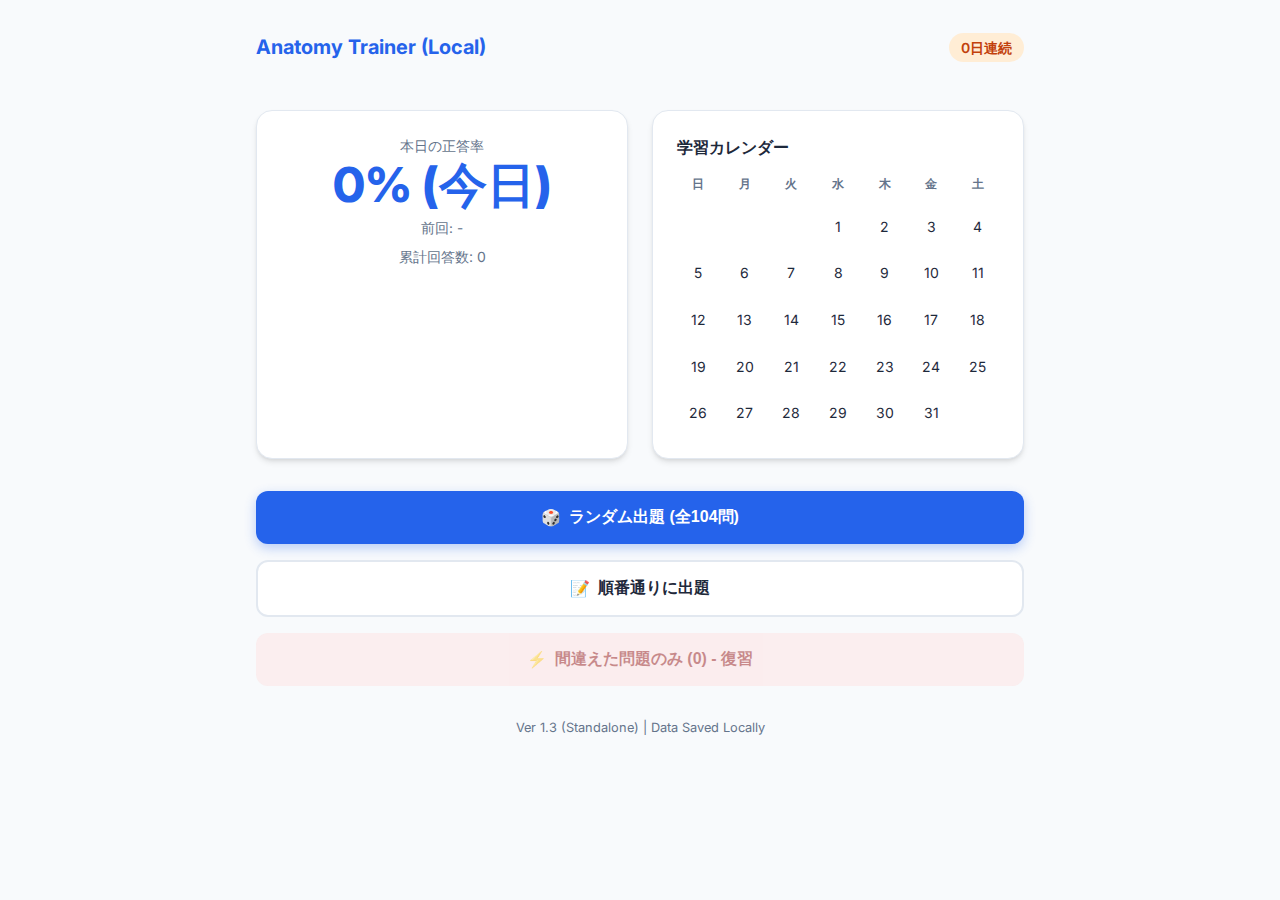
<file: project/standalone.html>
<!DOCTYPE html>
<html lang="ja">

<head>
    <meta charset="UTF-8">
    <meta name="viewport" content="width=device-width, initial-scale=1.0">
    <title>Anatomy National Exam Trainer (Standalone)</title>
    <!-- Google Fonts -->
    <link rel="preconnect" href="https://fonts.googleapis.com">
    <link rel="preconnect" href="https://fonts.gstatic.com" crossorigin>
    <link href="https://fonts.googleapis.com/css2?family=Inter:wght@400;600;800&display=swap" rel="stylesheet">

    <style>
        /* CSS Content from style.css */
        :root {
            --primary: #2563eb;
            --primary-dark: #1e40af;
            --success: #10b981;
            --danger: #ef4444;
            --background: #f8fafc;
            --surface: #ffffff;
            --text: #1e293b;
            --text-light: #64748b;
            --border: #e2e8f0;
            --shadow: 0 4px 6px -1px rgb(0 0 0 / 0.1), 0 2px 4px -2px rgb(0 0 0 / 0.1);
            --shadow-lg: 0 10px 15px -3px rgb(0 0 0 / 0.1), 0 4px 6px -4px rgb(0 0 0 / 0.1);
            --radius: 1rem;
            --font-main: 'Inter', -apple-system, BlinkMacSystemFont, "Segoe UI", Roboto, sans-serif;
        }

        * {
            box-sizing: border-box;
            margin: 0;
            padding: 0;
            -webkit-tap-highlight-color: transparent;
        }

        body {
            font-family: var(--font-main);
            background-color: var(--background);
            color: var(--text);
            line-height: 1.5;
            min-height: 100vh;
            display: flex;
            flex-direction: column;
        }

        .container {
            max-width: 800px;
            width: 100%;
            margin: 0 auto;
            padding: 1rem;
            flex: 1;
            display: flex;
            flex-direction: column;
        }

        /* Header */
        .app-header {
            display: flex;
            justify-content: space-between;
            align-items: center;
            padding: 1rem 0;
            margin-bottom: 2rem;
        }

        .title {
            font-size: 1.25rem;
            font-weight: 700;
            color: var(--primary);
        }

        .streak-badge {
            background: #ffedd5;
            color: #c2410c;
            padding: 0.25rem 0.75rem;
            border-radius: 2rem;
            font-weight: 600;
            font-size: 0.875rem;
            display: flex;
            align-items: center;
            gap: 0.5rem;
        }

        /* Screens */
        .screen {
            display: none;
            animation: fadeIn 0.3s ease;
            flex: 1;
        }

        .screen.active {
            display: flex;
            flex-direction: column;
        }

        @keyframes fadeIn {
            from {
                opacity: 0;
                transform: translateY(10px);
            }

            to {
                opacity: 1;
                transform: translateY(0);
            }
        }

        /* Home Screen */
        .dashboard-grid {
            display: grid;
            grid-template-columns: repeat(auto-fit, minmax(280px, 1fr));
            gap: 1.5rem;
            margin-bottom: 2rem;
        }

        .card {
            background: var(--surface);
            border-radius: var(--radius);
            padding: 1.5rem;
            box-shadow: var(--shadow);
            border: 1px solid var(--border);
        }

        .stats-summary {
            text-align: center;
        }

        .big-stat {
            font-size: 3rem;
            font-weight: 800;
            color: var(--primary);
            line-height: 1.2;
        }

        .stat-label {
            color: var(--text-light);
            font-size: 0.875rem;
        }

        .mode-selector {
            display: grid;
            gap: 1rem;
        }

        .btn {
            width: 100%;
            padding: 1rem;
            border: none;
            border-radius: 0.75rem;
            font-size: 1rem;
            font-weight: 600;
            cursor: pointer;
            transition: all 0.2s;
            display: flex;
            align-items: center;
            justify-content: center;
            gap: 0.5rem;
        }

        .btn:active {
            transform: scale(0.98);
        }

        .btn-primary {
            background: var(--primary);
            color: white;
            box-shadow: 0 4px 12px rgba(37, 99, 235, 0.3);
        }

        .btn-primary:hover {
            background: var(--primary-dark);
        }

        .btn-secondary {
            background: white;
            border: 2px solid var(--border);
            color: var(--text);
        }

        .btn-danger {
            background: #fee2e2;
            color: #991b1b;
        }

        /* Question Screen */
        .progress-bar-container {
            height: 6px;
            background: var(--border);
            border-radius: 3px;
            margin-bottom: 2rem;
            overflow: hidden;
        }

        .progress-bar {
            height: 100%;
            background: var(--primary);
            width: 0%;
            transition: width 0.3s ease;
        }

        .question-card {
            background: var(--surface);
            padding: 2rem;
            border-radius: var(--radius);
            box-shadow: var(--shadow-lg);
            margin-bottom: 2rem;
            position: relative;
        }

        .question-text {
            font-size: 1.25rem;
            font-weight: 600;
            margin-bottom: 2rem;
            line-height: 1.6;
        }

        .choices-grid {
            display: grid;
            gap: 1rem;
        }

        .choice-btn {
            background: var(--background);
            border: 2px solid var(--border);
            padding: 1.25rem;
            border-radius: 0.75rem;
            text-align: left;
            font-size: 1rem;
            cursor: pointer;
            transition: all 0.2s;
            position: relative;
        }

        .choice-btn:hover {
            border-color: var(--primary);
            background: #eff6ff;
        }

        .choice-btn.correct {
            background: #d1fae5;
            border-color: var(--success);
            color: #064e3b;
        }

        .choice-btn.wrong {
            background: #fee2e2;
            border-color: var(--danger);
            color: #991b1b;
        }

        /* Explanation */
        .explanation-area {
            margin-top: 1.5rem;
            padding: 1.5rem;
            background: #eff6ff;
            border-radius: 0.75rem;
            border-left: 4px solid var(--primary);
            display: none;
            animation: slideDown 0.3s;
        }

        .explanation-area.visible {
            display: block;
        }

        @keyframes slideDown {
            from {
                opacity: 0;
                transform: translateY(-10px);
            }

            to {
                opacity: 1;
                transform: translateY(0);
            }
        }

        /* Result Screen */
        .result-circle {
            width: 150px;
            height: 150px;
            border-radius: 50%;
            background: conic-gradient(var(--primary) 0%, var(--border) 0%);
            margin: 0 auto 2rem;
            display: flex;
            align-items: center;
            justify-content: center;
            position: relative;
        }

        .result-circle::before {
            content: '';
            position: absolute;
            width: 120px;
            height: 120px;
            background: var(--surface);
            border-radius: 50%;
        }

        .result-score {
            position: relative;
            font-size: 2.5rem;
            font-weight: 800;
            color: var(--text);
        }

        /* Calendar */
        .calendar-grid {
            display: grid;
            grid-template-columns: repeat(7, 1fr);
            gap: 4px;
            margin-top: 1rem;
        }

        .cal-header {
            font-size: 0.75rem;
            font-weight: 600;
            text-align: center;
            color: var(--text-light);
            padding-bottom: 0.5rem;
        }

        .cal-day {
            aspect-ratio: 1;
            display: flex;
            flex-direction: column;
            /* Changed for stats */
            align-items: center;
            justify-content: center;
            font-size: 0.875rem;
            border-radius: 0.25rem;
            position: relative;
            border: 1px solid transparent;
        }

        .cal-day.active {
            background: #eff6ff;
            color: var(--primary);
            font-weight: 600;
        }

        .cal-day .dot {
            /* Removed dot in favor of text stats, or kept for small screens? Switched to text based on request */
            display: none;
        }

        /* Mobile Tweaks */
        @media (max-width: 600px) {
            .container {
                padding: 0.5rem;
            }

            .card {
                padding: 1rem;
            }

            .big-stat {
                font-size: 2.5rem;
            }

            .question-text {
                font-size: 1.1rem;
            }

            .choice-btn {
                padding: 1rem;
            }
        }
    </style>
</head>

<body>
    <div class="container">
        <!-- Header -->
        <header class="app-header">
            <div class="title">Anatomy Trainer (Local)</div>
            <div class="streak-badge" id="streak-count">🔥 0日連続</div>
        </header>

        <!-- Home Screen -->
        <main id="screen-home" class="screen active">
            <div class="dashboard-grid">
                <div class="card stats-summary">
                    <div class="stat-label">本日の正答率</div>
                    <div class="big-stat" id="correct-rate">0%</div>
                    <div style="font-size:0.85rem; color:var(--text-light); margin-top:0.25rem;" id="last-session-rate">
                        -</div>
                    <div class="stat-label" style="margin-top:0.5rem;">累計回答数: <span id="total-answered">0</span></div>
                </div>

                <div class="card">
                    <h3 style="margin-bottom:1rem; font-size:1rem;">学習カレンダー</h3>
                    <div id="calendar-container"></div>
                </div>
            </div>

            <div class="mode-selector">
                <button id="btn-resume" class="btn btn-primary" style="display:none; background:#8b5cf6;">
                    <span>⏯️</span> 続きから再開
                </button>
                <button id="btn-start-random" class="btn btn-primary">
                    <span>🎲</span> ランダム出題 (全104問)
                </button>
                <button id="btn-start-all" class="btn btn-secondary">
                    <span>📝</span> 順番通りに出題
                </button>
                <button id="btn-review" class="btn btn-danger">
                    <span>⚡</span> 間違えた問題のみ (0) - 復習
                </button>
            </div>

            <p style="text-align:center; margin-top:2rem; font-size:0.8rem; color:var(--text-light);">
                Ver 1.3 (Standalone) | Data Saved Locally
            </p>
        </main>

        <!-- Quiz Screen -->
        <main id="screen-quiz" class="screen">
            <div class="progress-bar-container">
                <div class="progress-bar" id="progress-bar"></div>
            </div>

            <div style="display:flex; justify-content:space-between; align-items:center; margin-bottom:0.5rem;">
                <button id="btn-suspend"
                    style="background:none; border:none; color:var(--text-light); cursor:pointer; font-size:0.9rem;">
                    ⏸ 中断する
                </button>
                <div style="font-size:0.9rem; color:var(--text-light);" id="question-id">Q.1</div>
            </div>

            <div class="question-card">
                <div class="question-text" id="question-text">
                    問題文読み込み中...
                </div>

                <div class="choices-grid" id="choices-container">
                    <!-- Choices injected here -->
                </div>

                <div id="explanation-area" class="explanation-area">
                    <div style="font-weight:bold; margin-bottom:0.5rem;">解説</div>
                    <div id="explanation-text"></div>
                </div>
            </div>

            <button id="next-btn" class="btn btn-primary"
                style="display:none; position:sticky; bottom:1rem; box-shadow:0 4px 20px rgba(0,0,0,0.2);">
                次の問題へ ➜
            </button>
        </main>

        <!-- Result Screen -->
        <main id="screen-result" class="screen">
            <div class="card" style="text-align:center;">
                <h2 style="margin-bottom:2rem;">結果発表</h2>

                <div class="result-circle" id="result-circle">
                    <div class="result-score" id="result-score">80%</div>
                </div>

                <p id="result-message" style="margin-bottom:2rem; font-weight:600;">10問中 8問正解！</p>

                <div class="mode-selector">
                    <button id="btn-retry" class="btn btn-primary">もう一度挑戦</button>
                    <button id="btn-home" class="btn btn-secondary">ホームに戻る</button>
                </div>
            </div>

            <div id="wrong-list-container" style="margin-top:2rem;">
                <!-- Wrong answers list -->
            </div>
        </main>
    </div>

    <!-- Embedded Scripts -->
    <script>
        /**
 * data/questions-data.js
 * Defines the question data as a global variable to avoid CORS issues with local JSON fetching.
 */
        window.QUESTION_DATA = {
            "meta": {
                "category": "人体の構造と機能",
                "version": "1.0"
            },
            "questions": [
                {
                    "id": "A001",
                    "question": "伴性潜性遺伝（劣性遺伝）病＜X連鎖潜性遺伝（劣性遺伝）病＞はどれか。",
                    "choices": [
                        "血友病",
                        "ダウン症候群",
                        "先天性風疹症候群",
                        "フェニルケトン尿症"
                    ],
                    "answer": 0,
                    "explanation": "血友病Bや赤緑色覚異常は伴性潜性遺伝（劣性遺伝）病［X連鎖潜性遺伝（劣性遺伝）病］である。[cite: 1]"
                },
                {
                    "id": "A002",
                    "question": "健常な成人の体重における水分の割合に最も近いのはどれか。",
                    "choices": [
                        "20％",
                        "40％",
                        "60％",
                        "80％"
                    ],
                    "answer": 2,
                    "explanation": "体重における水分の割合は、成人60％、高齢者50～55％である。[cite: 1]"
                },
                {
                    "id": "A003",
                    "question": "細胞外液に比べて細胞内液で濃度が高いのはどれか。",
                    "choices": [
                        "カルシウム",
                        "ナトリウム",
                        "カリウム",
                        "クロール"
                    ],
                    "answer": 2,
                    "explanation": "カリウムイオンは細胞外液に比べて細胞内液の濃度が高い。細胞外液である血漿で4mEq/L程度、細胞内液では150mEq/L程度である。細胞外液にはナトリウムイオンが多い。[cite: 1]"
                },
                {
                    "id": "A004",
                    "question": "白血球の働きはどれか。",
                    "choices": [
                        "生体防御",
                        "血液凝固",
                        "酵素の運搬",
                        "ホルモンの運搬"
                    ],
                    "answer": 0,
                    "explanation": "白血球は体内に侵入した細菌などの異物を攻撃して生体防御を担う。特に好中球と単球は貪食作用（食作用）を持つ。[cite: 1]"
                },
                {
                    "id": "A005",
                    "question": "血液中の総ヘモグロビンに対する酸素化ヘモグロビンの割合を表すのはどれか。",
                    "choices": [
                        "酸素飽和度",
                        "動脈血酸素分圧",
                        "ヘマトクリット値",
                        "ヘモグロビン濃度"
                    ],
                    "answer": 0,
                    "explanation": "酸素飽和度は総ヘモグロビンに対する酸素と結合したヘモグロビン、つまり酸素化ヘモグロビン（オキシヘモグロビン）の割合である。％で表す。[cite: 1]"
                },
                {
                    "id": "A006",
                    "question": "血液凝固に関連するのはどれか。",
                    "choices": [
                        "ヘモグロビン",
                        "フィブリノゲン",
                        "マクロファージ",
                        "エリスロポエチン"
                    ],
                    "answer": 1,
                    "explanation": "フィブリノゲンは蛋白質であり、肝臓で生成され、血漿中でトロンビンによってフィブリンに換えられて線維状となり、血液凝固に関与する。[cite: 1]"
                },
                {
                    "id": "A007",
                    "question": "健康な成人の血液中に最も多い抗体はどれか。",
                    "choices": [
                        "IgA",
                        "IgE",
                        "IgG",
                        "IgM"
                    ],
                    "answer": 2,
                    "explanation": "IgGは液性免疫の中心である。分子量が小さく胎盤を通過できる。血液中に最も多く存在する。[cite: 1]"
                },
                {
                    "id": "A008",
                    "question": "左心室から全身に血液を送り出す血管はどれか。",
                    "choices": [
                        "冠状動脈",
                        "下大静脈",
                        "肺動脈",
                        "肺静脈",
                        "大動脈"
                    ],
                    "answer": 4,
                    "explanation": "大動脈は左心室から全身に血液を送り出す血管である。体循環は左心室→大動脈→全身→大静脈→右心房の流れである。[cite: 1]"
                },
                {
                    "id": "A009",
                    "question": "全身に動脈血を送り出すのはどれか。",
                    "choices": [
                        "右心房",
                        "右心室",
                        "左心房",
                        "左心室"
                    ],
                    "answer": 3,
                    "explanation": "全身に動脈血を送り出すのは左心室で、収縮によって大動脈へと動脈血を送り全身へと供給する。[cite: 1]"
                },
                {
                    "id": "A010",
                    "question": "部位と流れる血液との組合せで正しいのはどれか。",
                    "choices": [
                        "肺動脈　―　動脈血",
                        "肺静脈　―　静脈血",
                        "右心房　―　動脈血",
                        "左心室　―　動脈血"
                    ],
                    "answer": 3,
                    "explanation": "左心系は肺から送られた動脈血を全身に送り出すので、左心室には動脈血が流れている。[cite: 1]"
                },
                {
                    "id": "A011",
                    "question": "言語中枢があるのはどれか。",
                    "choices": [
                        "大　脳",
                        "小　脳",
                        "橋",
                        "延　髄"
                    ],
                    "answer": 0,
                    "explanation": "大脳皮質には機能局在があり、運動性言語野と感覚性言語野として大脳皮質にある。[cite: 1]"
                },
                {
                    "id": "A012",
                    "question": "交感神経の緊張状態はどれか。",
                    "choices": [
                        "瞳孔の収縮",
                        "気管支の収縮",
                        "心拍数の減少",
                        "末梢血管の収縮"
                    ],
                    "answer": 3,
                    "explanation": "交感神経の緊張（優位）状態では、皮膚などの末梢血管と、胃腸に分布する血管は収縮する。[cite: 1]"
                },
                {
                    "id": "A013",
                    "question": "正常な胃液のpHはどれか。",
                    "choices": [
                        "pH 1～2",
                        "pH 4～5",
                        "pH 7～8",
                        "pH 10～11"
                    ],
                    "answer": 0,
                    "explanation": "胃体部にある壁細胞が塩酸を分泌し、胃液はpH 1～2の強酸性である。[cite: 1]"
                },
                {
                    "id": "A014",
                    "question": "膵リパーゼが分解するのはどれか。",
                    "choices": [
                        "脂　肪",
                        "蛋白質",
                        "炭水化物",
                        "ビタミン"
                    ],
                    "answer": 0,
                    "explanation": "膵リパーゼは脂肪を分解する。膵液には他に炭水化物を分解するアミラーゼ、蛋白質を分解するトリプシンなどが含まれる。[cite: 1]"
                },
                {
                    "id": "A015",
                    "question": "腎機能の指標はどれか。",
                    "choices": [
                        "AST（GOT）",
                        "尿ビリルビン",
                        "尿素窒素（BUN）",
                        "血清アミラーゼ"
                    ],
                    "answer": 2,
                    "explanation": "尿素窒素（BUN）は蛋白質の代謝産物であり、腎臓で濾過され排泄されるため、腎機能の指標となる。[cite: 1]"
                },
                {
                    "id": "A016",
                    "question": "甲状腺機能検査を受ける患者の検査食はどれか。",
                    "choices": [
                        "ヨード制限食",
                        "蛋白制限食",
                        "脂肪制限食",
                        "低残渣食"
                    ],
                    "answer": 0,
                    "explanation": "甲状腺ホルモンの原料はヨード（ヨウ素）であるため、検査前にはヨード制限食とする。[cite: 1]"
                },
                {
                    "id": "A017",
                    "question": "外分泌器官はどれか。",
                    "choices": [
                        "副　腎",
                        "胸　腺",
                        "涙　腺",
                        "甲状腺"
                    ],
                    "answer": 2,
                    "explanation": "涙腺は涙液を分泌する外分泌器官である。副腎、胸腺、甲状腺は内分泌器官である。[cite: 1]"
                },
                {
                    "id": "A018",
                    "question": "低血糖によって分泌が促進されるのはどれか。",
                    "choices": [
                        "アルドステロン",
                        "テストステロン",
                        "甲状腺ホルモン",
                        "副腎皮質刺激ホルモン"
                    ],
                    "answer": 3,
                    "explanation": "低血糖、疼痛・不安などのストレスによって副腎皮質刺激ホルモンの分泌が促進される。[cite: 1]"
                },
                {
                    "id": "A019",
                    "question": "ホルモンを分泌するのはどれか。",
                    "choices": [
                        "前立腺",
                        "子　宮",
                        "膵　臓",
                        "肝　臓"
                    ],
                    "answer": 2,
                    "explanation": "膵臓は内分泌機能としてグルカゴン・インスリン・ソマトスタチンを分泌する。[cite: 1]"
                },
                {
                    "id": "A020",
                    "question": "脊柱で椎骨が5個なのはどれか。",
                    "choices": [
                        "頸　椎",
                        "胸　椎",
                        "腰　椎",
                        "尾　骨"
                    ],
                    "answer": 2,
                    "explanation": "頸椎は7個、胸椎は12個、腰椎は5個である。[cite: 1]"
                },
                {
                    "id": "A021",
                    "question": "精子の性染色体はどれか。",
                    "choices": [
                        "X染色体1種類",
                        "XY染色体1種類",
                        "X染色体とY染色体の2種類",
                        "XX染色体とXY染色体の2種類"
                    ],
                    "answer": 2,
                    "explanation": "精子はX染色体かY染色体のどちらかしかもたないため、X染色体とY染色体の2種類である。[cite: 1]"
                },
                {
                    "id": "A022",
                    "question": "受精卵の正常な着床部位はどれか。",
                    "choices": [
                        "卵　巣",
                        "卵　管",
                        "子宮体部",
                        "子宮頸部"
                    ],
                    "answer": 2,
                    "explanation": "正常な着床は子宮体部の内膜で行われる。[cite: 1]"
                },
                {
                    "id": "A023",
                    "question": "胎児の頭部が子宮口に最も近い胎位はどれか。",
                    "choices": [
                        "頭　位",
                        "斜　位",
                        "横　位",
                        "骨盤位"
                    ],
                    "answer": 0,
                    "explanation": "胎児の体のうち最初に産道を通る部分（先進部）が頭であるのが頭位である。[cite: 1]"
                },
                {
                    "id": "A024",
                    "question": "最終月経の初日を0日とすると分娩予定日は何日目か。",
                    "choices": [
                        "260",
                        "280",
                        "300",
                        "320"
                    ],
                    "answer": 1,
                    "explanation": "最終月経の初日を0日として40週＝280日目が予定日となる。[cite: 1]"
                },
                {
                    "id": "A025",
                    "question": "胎盤が完成する妊娠週数はどれか。",
                    "choices": [
                        "12週",
                        "16週",
                        "20週",
                        "24週"
                    ],
                    "answer": 1,
                    "explanation": "胎盤の形や機能が完成するのは15～16週である。[cite: 1]"
                },
                {
                    "id": "A026",
                    "question": "正期産とされる妊娠週数はどれか。",
                    "choices": [
                        "33週",
                        "36週",
                        "39週",
                        "42週"
                    ],
                    "answer": 2,
                    "explanation": "正期産は37週0日～41週6日までであるため、39週が該当する。[cite: 1]"
                },
                {
                    "id": "A027",
                    "question": "分娩第2期はどれか。",
                    "choices": [
                        "陣痛開始から子宮口全開大まで",
                        "排臨から発露まで",
                        "子宮口全開大から胎児娩出まで",
                        "胎児娩出から胎盤娩出まで"
                    ],
                    "answer": 2,
                    "explanation": "子宮口全開大から胎児娩出までが分娩第2期である。[cite: 1]"
                },
                {
                    "id": "A028",
                    "question": "成人の1日の平均尿量はどれか。",
                    "choices": [
                        "100mL以下",
                        "200mL～400mL",
                        "1,000mL～1,500mL",
                        "3,000mL以上"
                    ],
                    "answer": 2,
                    "explanation": "成人の1日の平均尿量は1,000～1,500mLである。[cite: 1]"
                },
                {
                    "id": "A029",
                    "question": "表在感覚の受容器が存在する部位はどれか。",
                    "choices": [
                        "筋　肉",
                        "皮　膚",
                        "関　節",
                        "骨"
                    ],
                    "answer": 1,
                    "explanation": "表在感覚（触覚・痛覚・温度覚）の受容器は皮膚や粘膜に存在する。[cite: 1]"
                },
                {
                    "id": "A030",
                    "question": "受精から着床開始までの期間はどれか。",
                    "choices": [
                        "1～2日",
                        "6～7日",
                        "13～14日",
                        "20～21日"
                    ],
                    "answer": 1,
                    "explanation": "受精後6〜7日ころに着床を開始し、さらに4日ほどかけて完了する。[cite: 1]"
                },
                {
                    "id": "A031",
                    "question": "免疫機能に関与する細胞はどれか。",
                    "choices": [
                        "血小板",
                        "白血球",
                        "網赤血球",
                        "成熟赤血球"
                    ],
                    "answer": 1,
                    "explanation": "白血球は生体防御の働きに関与しており、免疫機能をもっている。[cite: 1]"
                },
                {
                    "id": "A032",
                    "question": "月経周期が順調な場合、最終月経の初日を0日とすると分娩予定日はどれか。",
                    "choices": [
                        "240日目",
                        "280日目",
                        "320日目",
                        "360日目"
                    ],
                    "answer": 1,
                    "explanation": "分娩予定日は40週0日なので、最終月経の初日を0日として40×7＝280日である。[cite: 1]"
                },
                {
                    "id": "A033",
                    "question": "生理食塩水の塩化ナトリウム濃度はどれか。",
                    "choices": [
                        "0.9％",
                        "5％",
                        "9％",
                        "15％"
                    ],
                    "answer": 0,
                    "explanation": "生理食塩水は0.9％の濃度の塩化ナトリウム水溶液である。[cite: 1]"
                },
                {
                    "id": "A034",
                    "question": "体温を調節しているのはどれか。",
                    "choices": [
                        "橋",
                        "小　脳",
                        "中　脳",
                        "視床下部"
                    ],
                    "answer": 3,
                    "explanation": "体温調節中枢は間脳の視床下部にある。[cite: 1]"
                },
                {
                    "id": "A035",
                    "question": "成人の鼻孔から噴門までの長さで適切なのはどれか。",
                    "choices": [
                        "5～15cm",
                        "25～35cm",
                        "45～55cm",
                        "65～75cm"
                    ],
                    "answer": 2,
                    "explanation": "成人の鼻孔から噴門までの長さを合計すると約47cmとなり、45～55cmが適切である。[cite: 1]"
                },
                {
                    "id": "A036",
                    "question": "正期産の定義はどれか。",
                    "choices": [
                        "妊娠36週0日から40週6日",
                        "妊娠37週0日から41週6日",
                        "妊娠38週0日から42週6日",
                        "妊娠39週0日から43週6日"
                    ],
                    "answer": 1,
                    "explanation": "正期産は妊娠37週0日から41週6日までである。[cite: 1]"
                },
                {
                    "id": "A037",
                    "question": "内分泌器官はどれか。",
                    "choices": [
                        "乳　腺",
                        "涙　腺",
                        "甲状腺",
                        "唾液腺"
                    ],
                    "answer": 2,
                    "explanation": "甲状腺は内分泌器官であり、甲状腺ホルモンやカルシトニンを分泌する。他は外分泌器官である。[cite: 1]"
                },
                {
                    "id": "A038",
                    "question": "成人の膀胱の平均容量はどれか。",
                    "choices": [
                        "100mL",
                        "500mL",
                        "1,000mL",
                        "1,500mL"
                    ],
                    "answer": 1,
                    "explanation": "安全に膀胱に尿をためることができる量は300～600mL以下であり、該当するのは500mLである。[cite: 1]"
                },
                {
                    "id": "A039",
                    "question": "不随意筋はどれか。",
                    "choices": [
                        "心　筋",
                        "僧帽筋",
                        "大殿筋",
                        "ヒラメ筋"
                    ],
                    "answer": 0,
                    "explanation": "心筋は不随意筋である。骨格筋は随意筋である。[cite: 1]"
                },
                {
                    "id": "A040",
                    "question": "大動脈に血液を送り出す部位はどれか。",
                    "choices": [
                        "左心室",
                        "右心室",
                        "左心房",
                        "右心房"
                    ],
                    "answer": 0,
                    "explanation": "大動脈に血液を送り出すのは左心室である。[cite: 1]"
                },
                {
                    "id": "A041",
                    "question": "経腟分娩の正常な経過で最初に起こるのはどれか。",
                    "choices": [
                        "発　露",
                        "排　臨",
                        "胎盤の娩出",
                        "児頭の娩出",
                        "子宮口の全開大"
                    ],
                    "answer": 4,
                    "explanation": "分娩経過の中で最初に起こるのは分娩第1期における子宮口の全開大である。[cite: 1]"
                },
                {
                    "id": "A042",
                    "question": "神経伝達物質はどれか。",
                    "choices": [
                        "アルブミン",
                        "フィブリン",
                        "アセチルコリン",
                        "エリスロポエチン"
                    ],
                    "answer": 2,
                    "explanation": "アセチルコリンは神経伝達物質であり、交感神経、副交感神経、運動神経などから分泌される。[cite: 1]"
                },
                {
                    "id": "A043",
                    "question": "血漿と等張のブドウ糖溶液の濃度はどれか。",
                    "choices": [
                        "5％",
                        "10％",
                        "20％",
                        "50％"
                    ],
                    "answer": 0,
                    "explanation": "血漿と等張（浸透圧が等しい）のブドウ糖液は5％である。[cite: 1]"
                },
                {
                    "id": "A044",
                    "question": "嚥下に関わる脳神経はどれか。",
                    "choices": [
                        "嗅神経",
                        "外転神経",
                        "滑車神経",
                        "迷走神経"
                    ],
                    "answer": 3,
                    "explanation": "迷走神経は咽頭と喉頭の運動と感覚をつかさどり、嚥下に関与する。[cite: 1]"
                },
                {
                    "id": "A045",
                    "question": "肝臓の機能で正しいのはどれか。",
                    "choices": [
                        "胆汁の貯蔵",
                        "脂肪の吸収",
                        "ホルモンの代謝",
                        "血漿蛋白質の分解"
                    ],
                    "answer": 2,
                    "explanation": "役目を終えたホルモンは肝臓で不活化されて代謝される。[cite: 1]"
                },
                {
                    "id": "A046",
                    "question": "胆汁の作用はどれか。",
                    "choices": [
                        "殺　菌",
                        "脂肪の乳化",
                        "蛋白質の分解",
                        "炭水化物の分解"
                    ],
                    "answer": 1,
                    "explanation": "胆汁酸は脂肪を乳化させて小腸から吸収しやすくする働きがある。[cite: 1]"
                },
                {
                    "id": "A047",
                    "question": "成人の体重に占める体液の割合で最も高いのはどれか。",
                    "choices": [
                        "血　漿",
                        "間質液",
                        "細胞内液",
                        "リンパ液"
                    ],
                    "answer": 2,
                    "explanation": "細胞内液が40％で最も多い。[cite: 1]"
                },
                {
                    "id": "A048",
                    "question": "運動性言語中枢はどれか。",
                    "choices": [
                        "中心後回",
                        "大脳基底核",
                        "Broca〈ブローカ〉野",
                        "Wernicke〈ウェルニッケ〉野"
                    ],
                    "answer": 2,
                    "explanation": "優位側の大脳半球の連合野に運動性言語中枢であるブローカ野がある。[cite: 1]"
                },
                {
                    "id": "A049",
                    "question": "体温調節中枢があるのはどれか。",
                    "choices": [
                        "橋",
                        "延　髄",
                        "小　脳",
                        "大脳皮質",
                        "視床下部"
                    ],
                    "answer": 4,
                    "explanation": "視床下部の視索前野・前視床下部に体温調節中枢がある。[cite: 1]"
                },
                {
                    "id": "A050",
                    "question": "分娩時に分泌が亢進し、子宮筋を収縮させるホルモンはどれか。",
                    "choices": [
                        "エストロゲン",
                        "オキシトシン",
                        "バソプレシン",
                        "プロゲステロン"
                    ],
                    "answer": 1,
                    "explanation": "分娩時に下垂体後葉からオキシトシンが分泌され、子宮筋収縮作用と射乳作用を促す。[cite: 1]"
                },
                {
                    "id": "A051",
                    "question": "下垂体から分泌されるホルモンはどれか。",
                    "choices": [
                        "グルカゴン",
                        "プロラクチン",
                        "パラソルモン",
                        "テストステロン"
                    ],
                    "answer": 1,
                    "explanation": "プロラクチンは下垂体前葉から分泌され、乳汁産生を促進させる。[cite: 1]"
                },
                {
                    "id": "A052",
                    "question": "外分泌器官はどれか。",
                    "choices": [
                        "涙　腺",
                        "甲状腺",
                        "胸　腺",
                        "副　腎"
                    ],
                    "answer": 0,
                    "explanation": "涙腺は外分泌腺である。他は内分泌腺（またはリンパ組織）である。[cite: 1]"
                },
                {
                    "id": "A053",
                    "question": "S状結腸に造設されたストーマから通常排泄される便はどれか。",
                    "choices": [
                        "水様便",
                        "泥状便",
                        "固形便",
                        "硬　便"
                    ],
                    "answer": 2,
                    "explanation": "直腸に最も近いS状結腸の便は固形便となるのが通常である。[cite: 1]"
                },
                {
                    "id": "A054",
                    "question": "児の吸啜刺激によって分泌が亢進し、分娩後の母体の子宮筋の収縮を促すのはどれか。",
                    "choices": [
                        "オキシトシン",
                        "プロラクチン",
                        "テストステロン",
                        "プロゲステロン"
                    ],
                    "answer": 0,
                    "explanation": "オキシトシンは、児の吸啜刺激で分泌が亢進し、射乳と子宮筋の収縮（子宮復古）を促す。[cite: 1]"
                },
                {
                    "id": "A055",
                    "question": "球関節はどれか。",
                    "choices": [
                        "肩関節",
                        "膝関節",
                        "下橈尺関節",
                        "手根中手関節"
                    ],
                    "answer": 0,
                    "explanation": "肩関節は球関節であり、多軸性の運動が可能である。[cite: 1]"
                },
                {
                    "id": "A056",
                    "question": "健康な成人の1回換気量はどれか。",
                    "choices": [
                        "約150mL",
                        "約350mL",
                        "約500mL",
                        "約1,000mL"
                    ],
                    "answer": 2,
                    "explanation": "成人の1回換気量は約500mLである。[cite: 1]"
                },
                {
                    "id": "A057",
                    "question": "細菌感染による急性炎症で最初に反応する白血球はどれか。",
                    "choices": [
                        "単　球",
                        "好酸球",
                        "好中球",
                        "好塩基球",
                        "リンパ球"
                    ],
                    "answer": 2,
                    "explanation": "好中球は感染防御作用をもち、細菌感染による急性炎症では単球より早く反応する。[cite: 1]"
                },
                {
                    "id": "A058",
                    "question": "大腸で吸収されるのはどれか。",
                    "choices": [
                        "脂　質",
                        "水　分",
                        "糖　質",
                        "蛋白質"
                    ],
                    "answer": 1,
                    "explanation": "栄養素の吸収のメインは小腸で、大腸が主に吸収するのは水分である。[cite: 1]"
                },
                {
                    "id": "A059",
                    "question": "三叉神経の機能はどれか。",
                    "choices": [
                        "視　覚",
                        "眼球の運動",
                        "顔面の知覚",
                        "表情筋の運動"
                    ],
                    "answer": 2,
                    "explanation": "三叉神経は、顔面の知覚（感覚）や咀嚼運動に関与している。[cite: 1]"
                },
                {
                    "id": "A060",
                    "question": "脂肪分解酵素はどれか。",
                    "choices": [
                        "ペプシン",
                        "リパーゼ",
                        "マルターゼ",
                        "ラクターゼ"
                    ],
                    "answer": 1,
                    "explanation": "リパーゼは、脂質を脂肪酸とグリセリンに分解する。[cite: 1]"
                },
                {
                    "id": "A061",
                    "question": "後頭葉にあるのはどれか。",
                    "choices": [
                        "嗅覚野",
                        "視覚野",
                        "聴覚野",
                        "体性感覚野"
                    ],
                    "answer": 1,
                    "explanation": "視覚野は後頭葉にある。[cite: 1]"
                },
                {
                    "id": "A062",
                    "question": "胃から分泌される消化管ホルモンはどれか。",
                    "choices": [
                        "ガストリン",
                        "セクレチン",
                        "胃抑制ペプチド",
                        "コレシストキニン"
                    ],
                    "answer": 0,
                    "explanation": "ガストリンは胃幽門部にある幽門腺のG細胞から分泌される消化管ホルモンである。[cite: 1]"
                },
                {
                    "id": "A063",
                    "question": "健康な成人における1日の平均尿量はどれか。",
                    "choices": [
                        "100mL",
                        "500mL",
                        "1,500mL",
                        "2,500mL"
                    ],
                    "answer": 2,
                    "explanation": "成人の1日の平均尿量は1,000～1,500mLである。[cite: 1]"
                },
                {
                    "id": "A064",
                    "question": "健常な成人で心臓壁が最も厚いのはどれか。",
                    "choices": [
                        "右心室",
                        "右心房",
                        "左心室",
                        "左心房"
                    ],
                    "answer": 2,
                    "explanation": "左心室の心臓壁は右心室の約3倍の厚さがあり、最も厚い。[cite: 1]"
                },
                {
                    "id": "A065",
                    "question": "後腹膜器官はどれか。",
                    "choices": [
                        "胃",
                        "肝　臓",
                        "空　腸",
                        "腎　臓"
                    ],
                    "answer": 3,
                    "explanation": "腎臓は腹膜腔より後方に位置する後腹膜器官である。[cite: 1]"
                },
                {
                    "id": "A066",
                    "question": "胎児循環で胎児から胎盤に血液を送るのはどれか。",
                    "choices": [
                        "総頸動脈",
                        "肺動脈",
                        "臍動脈",
                        "臍静脈"
                    ],
                    "answer": 2,
                    "explanation": "臍動脈は胎児側から胎盤側へ老廃物や二酸化炭素を含んだ静脈血を運ぶ。[cite: 1]"
                },
                {
                    "id": "A067",
                    "question": "有害物質を無毒化し排泄する臓器はどれか。",
                    "choices": [
                        "胃",
                        "肝　臓",
                        "膵　臓",
                        "大　腸"
                    ],
                    "answer": 1,
                    "explanation": "有害物質を無毒化し排泄するのは肝臓である（例：アンモニアの尿素化）。[cite: 1]"
                },
                {
                    "id": "A068",
                    "question": "左心室から全身に血液を送り出す血管はどれか。",
                    "choices": [
                        "大静脈",
                        "大動脈",
                        "肺静脈",
                        "肺動脈"
                    ],
                    "answer": 1,
                    "explanation": "大動脈は左心室から全身に動脈血を送り出す血管である。[cite: 1]"
                },
                {
                    "id": "A069",
                    "question": "内分泌器官はどれか。",
                    "choices": [
                        "乳　腺",
                        "涙　腺",
                        "甲状腺",
                        "唾液腺"
                    ],
                    "answer": 2,
                    "explanation": "甲状腺は内分泌器官である。他は外分泌器官である。[cite: 1]"
                },
                {
                    "id": "A070",
                    "question": "呼吸中枢があるのはどれか。",
                    "choices": [
                        "間　脳",
                        "小　脳",
                        "大　脳",
                        "脳　幹"
                    ],
                    "answer": 3,
                    "explanation": "脳幹（中脳・橋・延髄）には呼吸・意識・循環などの生命維持に必要な中枢がある。[cite: 1]"
                },
                {
                    "id": "A071",
                    "question": "低体温から回復するための生体の反応はどれか。",
                    "choices": [
                        "発　汗",
                        "ふるえ",
                        "乳酸の蓄積",
                        "体表面への血流増加"
                    ],
                    "answer": 1,
                    "explanation": "ふるえは、骨格筋の不随意運動により熱産生を増加させ、体温を上昇させる反応である。[cite: 1]"
                },
                {
                    "id": "A072",
                    "question": "体性感覚はどれか。",
                    "choices": [
                        "視　覚",
                        "触　覚",
                        "聴　覚",
                        "平衡覚"
                    ],
                    "answer": 1,
                    "explanation": "皮膚や粘膜、運動器で感知される感覚を体性感覚といい、触覚はこれに含まれる。[cite: 1]"
                },
                {
                    "id": "A073",
                    "question": "健康な成人の白血球の中に占める割合が高いのはどれか。",
                    "choices": [
                        "単　球",
                        "好酸球",
                        "好中球",
                        "リンパ球"
                    ],
                    "answer": 2,
                    "explanation": "顆粒球は白血球の約65％を占め、その大部分が好中球であるため、好中球が最も割合が高い。[cite: 1]"
                },
                {
                    "id": "A074",
                    "question": "体温変化をとらえ、体温調節の指令を出すのはどれか。",
                    "choices": [
                        "橋",
                        "小　脳",
                        "視床下部",
                        "大脳皮質"
                    ],
                    "answer": 2,
                    "explanation": "視床下部は自律神経の最高中枢であり、体温調節中枢がある。[cite: 1]"
                },
                {
                    "id": "A075",
                    "question": "副交感神経の作用で正しいのはどれか。",
                    "choices": [
                        "瞳孔散大",
                        "気管支拡張",
                        "心拍数の増加",
                        "消化液分泌の促進"
                    ],
                    "answer": 3,
                    "explanation": "消化液分泌の促進は副交感神経が優位のときの作用である。他は交感神経優位の作用である。[cite: 1]"
                },
                {
                    "id": "A076",
                    "question": "心臓の刺激伝導系で最初の興奮部位はどれか。",
                    "choices": [
                        "洞房結節",
                        "房室結節",
                        "His〈ヒス〉束",
                        "Purkinje〈プルキンエ〉線維"
                    ],
                    "answer": 0,
                    "explanation": "最初に興奮するのは洞房結節（洞結節）である。[cite: 1]"
                },
                {
                    "id": "A077",
                    "question": "成人の正常な赤血球の説明で正しいのはどれか。",
                    "choices": [
                        "球状の細胞である。",
                        "腎臓で破壊される。",
                        "寿命は約60日である。",
                        "酸素の輸送を担っている。"
                    ],
                    "answer": 3,
                    "explanation": "赤血球は酸素の運搬を担っている。形状は円板状、破壊は脾臓・肝臓、寿命は約120日である。[cite: 1]"
                },
                {
                    "id": "A078",
                    "question": "肘関節を伸展させる筋肉はどれか。",
                    "choices": [
                        "三角筋",
                        "大胸筋",
                        "上腕三頭筋",
                        "上腕二頭筋"
                    ],
                    "answer": 2,
                    "explanation": "上腕三頭筋は前腕を動かし肘関節を伸展させる。[cite: 1]"
                },
                {
                    "id": "A079",
                    "question": "脳幹に含まれる部位はどれか。",
                    "choices": [
                        "延　髄",
                        "小　脳",
                        "下垂体",
                        "松果体"
                    ],
                    "answer": 0,
                    "explanation": "中脳・橋・延髄をまとめて脳幹という。[cite: 1]"
                },
                {
                    "id": "A080",
                    "question": "免疫機能に関与する細胞はどれか。",
                    "choices": [
                        "血小板",
                        "白血球",
                        "網赤血球",
                        "成熟赤血球"
                    ],
                    "answer": 1,
                    "explanation": "白血球は生体防御のはたらきに関与している。[cite: 1]"
                },
                {
                    "id": "A081",
                    "question": "上行大動脈から分枝するのはどれか。",
                    "choices": [
                        "冠状動脈",
                        "腕頭動脈",
                        "左総頸動脈",
                        "左鎖骨下動脈"
                    ],
                    "answer": 0,
                    "explanation": "上行大動脈の基部から左右の冠状動脈が分枝する。[cite: 1]"
                },
                {
                    "id": "A082",
                    "question": "膵管と合流して大十二指腸乳頭（Vater〈ファーター〉乳頭）に開口するのはどれか。",
                    "choices": [
                        "肝　管",
                        "総肝管",
                        "総胆管",
                        "胆囊管"
                    ],
                    "answer": 2,
                    "explanation": "総胆管が主膵管と合流し、大十二指腸乳頭（ファーター乳頭）に開口する。[cite: 1]"
                },
                {
                    "id": "A083",
                    "question": "正期産となる出産時期はどれか。",
                    "choices": [
                        "妊娠35週0日から39週6日",
                        "妊娠36週0日から40週6日",
                        "妊娠37週0日から41週6日",
                        "妊娠38週0日から42週6日"
                    ],
                    "answer": 2,
                    "explanation": "妊娠37週0日から41週6日までを正期産と定義している。[cite: 1]"
                },
                {
                    "id": "A084",
                    "question": "胎児循環で酸素を最も多く含む血液が流れているのはどれか。",
                    "choices": [
                        "臍静脈",
                        "臍動脈",
                        "肺静脈",
                        "肺動脈"
                    ],
                    "answer": 0,
                    "explanation": "臍静脈は、胎盤から胎児に酸素や栄養を運ぶため、酸素を多く含む血液（動脈血）が流れている。[cite: 1]"
                },
                {
                    "id": "A085",
                    "question": "眼球運動を行う神経はどれか。",
                    "choices": [
                        "視神経",
                        "外転神経",
                        "顔面神経",
                        "三叉神経"
                    ],
                    "answer": 1,
                    "explanation": "外転神経は眼球の外転をつかさどる。視神経は視覚、顔面神経は表情筋、三叉神経は顔面感覚などを担う。[cite: 1]"
                },
                {
                    "id": "A086",
                    "question": "成人の食道の構造で正しいのはどれか。",
                    "choices": [
                        "胃の幽門につながる。",
                        "上1/3が平滑筋である。",
                        "生理的狭窄部位がある。",
                        "長さは約45cmである。"
                    ],
                    "answer": 2,
                    "explanation": "食道には3つの生理的狭窄部位がある（食道入口部、気管分岐部、横隔膜貫通部）。長さは約25cmで、噴門につながる。[cite: 2]"
                },
                {
                    "id": "A087",
                    "question": "左心房と左心室の間にある弁はどれか。",
                    "choices": [
                        "三尖弁",
                        "僧帽弁",
                        "大動脈弁",
                        "肺動脈弁"
                    ],
                    "answer": 1,
                    "explanation": "僧帽弁は、左心房と左心室の間にある弁である。[cite: 2]"
                },
                {
                    "id": "A088",
                    "question": "胆汁の作用はどれか。",
                    "choices": [
                        "脂肪の乳化",
                        "蛋白質の分解",
                        "胃酸分泌の促進",
                        "炭水化物の分解"
                    ],
                    "answer": 0,
                    "explanation": "胆汁は脂肪を乳化し、消化しやすくする。[cite: 2]"
                },
                {
                    "id": "A089",
                    "question": "死の三徴候に含まれるのはどれか。",
                    "choices": [
                        "呼名反応の消失",
                        "対光反射の消失",
                        "肛門緊張の消失",
                        "深部腱反射の消失"
                    ],
                    "answer": 1,
                    "explanation": "死の三徴候とは、①心臓停止、②呼吸停止、③瞳孔散大および対光反射の消失を指す。[cite: 2]"
                },
                {
                    "id": "A090",
                    "question": "死の三徴候に含まれるのはどれか。（選択肢改変）",
                    "choices": [
                        "体温の低下",
                        "心拍の停止",
                        "筋肉の硬直",
                        "角膜の混濁"
                    ],
                    "answer": 1,
                    "explanation": "心拍の停止は死の三徴候の一つである。[cite: 2]"
                },
                {
                    "id": "A091",
                    "question": "死の三徴候に含まれるのはどれか。（選択肢改変2）",
                    "choices": [
                        "呼名反応の消失",
                        "自発呼吸の消失",
                        "随意運動の消失",
                        "深部腱反射の消失"
                    ],
                    "answer": 1,
                    "explanation": "自発呼吸の消失は死の三徴候の一つである。[cite: 2]"
                },
                {
                    "id": "A092",
                    "question": "脳死の判定基準に含まれるのはどれか。",
                    "choices": [
                        "徐　脈",
                        "除脳硬直",
                        "平坦脳波",
                        "けいれん"
                    ],
                    "answer": 2,
                    "explanation": "平坦脳波は脳死の判定基準に含まれる。[cite: 2]"
                },
                {
                    "id": "A093",
                    "question": "臓器の移植に関する法律における脳死の判定基準に含まれるのはどれか。",
                    "choices": [
                        "低体温",
                        "心停止",
                        "平坦脳波",
                        "下顎呼吸"
                    ],
                    "answer": 2,
                    "explanation": "平坦脳波が脳死の判定基準に該当する。心停止は死の三徴候に該当する。[cite: 2]"
                },
                {
                    "id": "A094",
                    "question": "死の三徴候に基づいて観察するのはどれか。",
                    "choices": [
                        "腹壁反射",
                        "輻輳反射",
                        "対光反射",
                        "深部腱反射"
                    ],
                    "answer": 2,
                    "explanation": "死の三徴候の一つとして対光反射の消失があるため、対光反射を観察する。[cite: 2]"
                },
                {
                    "id": "A095",
                    "question": "臓器の移植に関する法律における脳死の判定基準で正しいのはどれか。",
                    "choices": [
                        "瞳孔径は左右とも3mm以上",
                        "脳波上徐波の出現",
                        "微弱な自発呼吸",
                        "脳幹反射の消失",
                        "浅昏睡"
                    ],
                    "answer": 3,
                    "explanation": "判定基準では脳幹反射の消失が必要である。瞳孔径は4mm以上、脳波は平坦、自発呼吸は消失、深昏睡が必要である。[cite: 2]"
                },
                {
                    "id": "A096",
                    "question": "死の三徴候に含まれるのはどれか。（選択肢改変3）",
                    "choices": [
                        "筋の弛緩",
                        "角膜の混濁",
                        "呼吸の停止",
                        "呼名反応の消失"
                    ],
                    "answer": 2,
                    "explanation": "呼吸の停止は死の三徴候に含まれる。[cite: 2]"
                },
                {
                    "id": "A097",
                    "question": "脳死の判定基準に含まれないのはどれか。",
                    "choices": [
                        "深昏睡",
                        "心停止",
                        "脳幹反射の消失",
                        "自発呼吸の消失"
                    ],
                    "answer": 1,
                    "explanation": "心停止していたら脳死ではなく死亡していることになるため、脳死判定基準には含まれない（心拍動があることが前提）。[cite: 2]"
                },
                {
                    "id": "A098",
                    "question": "脳死の状態はどれか。",
                    "choices": [
                        "縮瞳がある。",
                        "脳波で徐波がみられる。",
                        "自発呼吸は停止している。",
                        "痛み刺激で逃避反応がある。"
                    ],
                    "answer": 2,
                    "explanation": "脳死状態では自発呼吸消失が確認される。また、瞳孔散大、平坦脳波、深昏睡（反応なし）が特徴である。[cite: 2]"
                },
                {
                    "id": "A099",
                    "question": "臓器の移植に関する法律において脳死の判定基準となっている検査はどれか。",
                    "choices": [
                        "脳波検査",
                        "筋電図検査",
                        "神経伝導検査",
                        "脳脊髄液検査"
                    ],
                    "answer": 0,
                    "explanation": "脳死判定の項目には脳波検査が含まれ、平坦な脳波を確認する。[cite: 2]"
                }
            ]
        };

        // --- storageManager.js ---
        const STORAGE_KEY = 'anatomy_trainer_v1';
        const defaultData = {
            stats: { totalAttempts: 0, totalCorrect: 0, totalQuestions: 0 },
            dailyLog: {},
            streak: { current: 0, max: 0, lastLoginDate: null },
            perfectClear: {},
            wrongHistory: {},
            resumeData: null,
            lastSession: null
        };

        class StorageManager {
            constructor() {
                this.data = this._loadData();
            }
            _loadData() {
                try {
                    const stored = localStorage.getItem(STORAGE_KEY);
                    if (stored) { return { ...defaultData, ...JSON.parse(stored) }; }
                } catch (e) {
                    console.warn('LocalStorage access failed:', e);
                }
                return JSON.parse(JSON.stringify(defaultData));
            }
            _saveData() {
                try {
                    localStorage.setItem(STORAGE_KEY, JSON.stringify(this.data));
                } catch (e) {
                    console.warn('LocalStorage save failed:', e);
                }
            }
            saveResumeData(sessionData) {
                this.data.resumeData = sessionData;
                this._saveData();
            }
            loadResumeData() {
                return this.data.resumeData;
            }
            clearResumeData() {
                this.data.resumeData = null;
                this._saveData();
            }
            saveLastSessionStats(correct, total) {
                this.data.lastSession = {
                    correct: correct,
                    total: total,
                    rate: Math.round((correct / total) * 100),
                    date: Date.now()
                };
                this._saveData();
            }
            getLastSessionStats() {
                return this.data.lastSession;
            }
            updateStats(isCorrect, questionId) {
                this.data.stats.totalAttempts++;
                this.data.stats.totalQuestions++;
                if (isCorrect) {
                    this.data.stats.totalCorrect++;
                    if (this.data.wrongHistory[questionId]) { delete this.data.wrongHistory[questionId]; }
                    this.data.perfectClear[questionId] = true;
                } else {
                    this.data.wrongHistory[questionId] = Date.now();
                }
                this._updateDailyLog(isCorrect);
                this._saveData();
            }
            _updateDailyLog(isCorrect) {
                const today = new Date().toISOString().split('T')[0];
                if (!this.data.dailyLog[today]) {
                    this.data.dailyLog[today] = { attempts: 0, correctCount: 0, totalCount: 0, correctRate: 0 };
                    this._updateStreak(today);
                }
                const log = this.data.dailyLog[today];
                log.attempts++;
                log.totalCount++;
                if (isCorrect) log.correctCount++;
                log.correctRate = Math.round((log.correctCount / log.totalCount) * 100);
            }
            _updateStreak(today) {
                const lastLogin = this.data.streak.lastLoginDate;
                if (lastLogin === today) return;
                const yesterday = new Date();
                yesterday.setDate(yesterday.getDate() - 1);
                const yesterdayStr = yesterday.toISOString().split('T')[0];
                if (lastLogin === yesterdayStr) { this.data.streak.current++; } else { this.data.streak.current = 1; }
                if (this.data.streak.current > this.data.streak.max) { this.data.streak.max = this.data.streak.current; }
                this.data.streak.lastLoginDate = today;
            }
            getWrongQuestions() { return Object.keys(this.data.wrongHistory); }
            getData() { return this.data; }
            resetData() { this.data = JSON.parse(JSON.stringify(defaultData)); this._saveData(); }
        }

        // --- soundManager.js ---
        class SoundManager {
            constructor() {
                this.enabled = true;
                this.context = null;
                try {
                    this.context = new (window.AudioContext || window.webkitAudioContext)();
                } catch (e) {
                    console.warn('Web Audio API not supported:', e);
                }
            }
            toggle(state) {
                this.enabled = state !== undefined ? state : !this.enabled;
                return this.enabled;
            }
            play(type) {
                if (!this.enabled || !this.context) return;
                this._playSynth(type);
            }
            _playSynth(type) {
                if (this.context.state === 'suspended') { this.context.resume().catch(e => console.log('Audio resume failed', e)); }
                const oscillator = this.context.createOscillator();
                const gainNode = this.context.createGain();
                oscillator.connect(gainNode);
                gainNode.connect(this.context.destination);

                if (type === 'correct') {
                    oscillator.type = 'sine';
                    oscillator.frequency.setValueAtTime(880, this.context.currentTime);
                    oscillator.frequency.exponentialRampToValueAtTime(1760, this.context.currentTime + 0.1);
                    gainNode.gain.setValueAtTime(0.3, this.context.currentTime);
                    gainNode.gain.exponentialRampToValueAtTime(0.01, this.context.currentTime + 0.3);
                    oscillator.start();
                    oscillator.stop(this.context.currentTime + 0.3);
                } else if (type === 'wrong') {
                    oscillator.type = 'sawtooth';
                    oscillator.frequency.setValueAtTime(150, this.context.currentTime);
                    oscillator.frequency.linearRampToValueAtTime(100, this.context.currentTime + 0.3);
                    gainNode.gain.setValueAtTime(0.3, this.context.currentTime);
                    gainNode.gain.exponentialRampToValueAtTime(0.01, this.context.currentTime + 0.3);
                    oscillator.start();
                    oscillator.stop(this.context.currentTime + 0.3);
                } else if (type === 'finish') {
                    const now = this.context.currentTime;
                    [523.25, 659.25, 783.99, 1046.50].forEach((freq, i) => {
                        const osc = this.context.createOscillator();
                        const gain = this.context.createGain();
                        osc.connect(gain);
                        gain.connect(this.context.destination);
                        osc.frequency.value = freq;
                        gain.gain.setValueAtTime(0.2, now + i * 0.1);
                        gain.gain.exponentialRampToValueAtTime(0.001, now + i * 0.1 + 0.4);
                        osc.start(now + i * 0.1);
                        osc.stop(now + i * 0.1 + 0.4);
                    });
                }
            }
        }

        // --- questionManager.js ---
        class QuestionManager {
            constructor() {
                this.questions = [];
                this.currentQueue = [];
                this.currentIndex = 0;
            }
            async loadQuestions() {
                // Check global variable first (CORS safe way)
                if (window.QUESTION_DATA) {
                    this.questions = window.QUESTION_DATA.questions;
                    return true;
                }
                return false;
            }
            initMode(mode, wrongIds = []) {
                this.currentIndex = 0;
                if (mode === 'review') {
                    this.currentQueue = this.questions.filter(q => wrongIds.includes(q.id));
                } else {
                    this.currentQueue = [...this.questions];
                }
                if (mode === 'random') { this._shuffle(this.currentQueue); }
            }
            _shuffle(array) {
                for (let i = array.length - 1; i > 0; i--) {
                    const j = Math.floor(Math.random() * (i + 1));
                    [array[i], array[j]] = [array[j], array[i]];
                }
            }
            getCurrentQuestion() { if (this.currentIndex >= this.currentQueue.length) return null; return this.currentQueue[this.currentIndex]; }
            next() { this.currentIndex++; return this.currentIndex < this.currentQueue.length; }
            getProgress() { return { current: this.currentIndex + 1, total: this.currentQueue.length }; }
        }

        // --- calendarManager.js ---
        class CalendarManager {
            constructor(storageManager) { this.storage = storageManager; }
            generateCalendarHTML(year, month) {
                const data = this.storage.getData();
                const logs = data.dailyLog;
                const now = new Date();
                const y = year || now.getFullYear();
                const m = month !== undefined ? month : now.getMonth();
                const firstDay = new Date(y, m, 1);
                const lastDay = new Date(y, m + 1, 0);
                const daysInMonth = lastDay.getDate();
                const startDay = firstDay.getDay();
                let html = '<div class="calendar-grid">';
                const days = ['日', '月', '火', '水', '木', '金', '土'];
                days.forEach(d => html += `<div class="cal-header">${d}</div>`);
                for (let i = 0; i < startDay; i++) { html += '<div class="cal-day empty"></div>'; }
                for (let d = 1; d <= daysInMonth; d++) {
                    const dateStr = `${y}-${String(m + 1).padStart(2, '0')}-${String(d).padStart(2, '0')}`;
                    const log = logs[dateStr];
                    let classes = 'cal-day';
                    if (log) { classes += ' active'; }
                    html += `<div class="${classes}" data-date="${dateStr}">
                    <span class="day-num">${d}</span>
                    ${log ? `<div style="font-size:0.6rem; margin-top:2px;">${log.correctRate}%</div>` : ''}
                </div>`;
                }
                html += '</div>';
                return html;
            }
        }

        // --- app.js ---
        const app = {
            init: async () => {
                console.log("App initializing...");
                app.storage = new StorageManager();
                app.sound = new SoundManager();
                app.questions = new QuestionManager();
                app.calendar = new CalendarManager(app.storage);

                const loaded = await app.questions.loadQuestions();
                if (!loaded) {
                    console.error("Critical: Failed to load question data.");
                    alert("データの読み込みに失敗しました。ローカルセキュリティ制限の可能性があります。");
                    return;
                }
                console.log("Data loaded successfully.");

                app.dom = {
                    screens: document.querySelectorAll('.screen'),
                    home: document.getElementById('screen-home'),
                    quiz: document.getElementById('screen-quiz'),
                    result: document.getElementById('screen-result'),
                    streakCount: document.getElementById('streak-count'),
                    totalAnswered: document.getElementById('total-answered'),
                    correctRate: document.getElementById('correct-rate'),
                    calendarContainer: document.getElementById('calendar-container'),
                    reviewBtn: document.getElementById('btn-review'),
                    progressBar: document.getElementById('progress-bar'),
                    questionText: document.getElementById('question-text'),
                    choicesContainer: document.getElementById('choices-container'),
                    explanationArea: document.getElementById('explanation-area'),
                    explanationText: document.getElementById('explanation-text'),
                    nextBtn: document.getElementById('next-btn'),
                    questionIdDisplay: document.getElementById('question-id'),
                    resultScore: document.getElementById('result-score'),
                    resultCircle: document.getElementById('result-circle'),
                    resultMessage: document.getElementById('result-message'),
                    wrongList: document.getElementById('wrong-list-container')
                };

                app.renderHome();
                app.switchScreen('home');

                document.getElementById('btn-start-random').addEventListener('click', () => { console.log('Random Clicked'); app.startQuiz('random'); });
                document.getElementById('btn-start-all').addEventListener('click', () => { console.log('All Clicked'); app.startQuiz('sequential'); });

                // Resume
                const resumeBtn = document.getElementById('btn-resume');
                if (resumeBtn) {
                    resumeBtn.addEventListener('click', () => app.startQuiz('resume'));
                }

                app.dom.reviewBtn.addEventListener('click', () => app.startQuiz('review'));
                app.dom.nextBtn.addEventListener('click', () => app.nextQuestion());
                document.getElementById('btn-suspend').addEventListener('click', () => app.suspendQuiz());
                document.getElementById('btn-home').addEventListener('click', () => {
                    app.renderHome(); // Update home data before showing
                    app.switchScreen('home');
                });
                document.getElementById('btn-retry').addEventListener('click', () => app.startQuiz('random'));
            },

            renderHome: () => {
                const data = app.storage.getData();
                const stats = data.stats;

                // Calculate Today's Correct Rate
                const today = new Date().toISOString().split('T')[0];
                const log = data.dailyLog[today];
                const rate = log ? log.correctRate : 0; // Usage of "Today's Rate" as requested

                // Last Session Rate
                const lastSession = app.storage.getLastSessionStats();
                const lastRateText = lastSession ? `前回: ${lastSession.rate}%` : '前回: -';

                app.dom.streakCount.textContent = `${data.streak.current}日連続`;
                app.dom.totalAnswered.textContent = stats.totalQuestions;
                app.dom.correctRate.textContent = `${rate}% (今日)`;

                // Inject Last Session
                let lastSessionEl = document.getElementById('last-session-rate');
                if (!lastSessionEl) {
                    // If it doesn't exist yet (first load of standalone v1.3), create it
                    const correctRateEl = document.getElementById('correct-rate');
                    lastSessionEl = document.createElement('div');
                    lastSessionEl.id = 'last-session-rate';
                    lastSessionEl.style.fontSize = '0.85rem';
                    lastSessionEl.style.color = 'var(--text-light)';
                    lastSessionEl.style.marginTop = '0.25rem';
                    correctRateEl.after(lastSessionEl);
                }
                lastSessionEl.textContent = lastRateText;

                // Update Calendar
                app.dom.calendarContainer.innerHTML = app.calendar.generateCalendarHTML();

                const wrongCount = app.storage.getWrongQuestions().length;
                app.dom.reviewBtn.innerHTML = `<span>⚡</span> 間違えた問題のみ (${wrongCount}) - 復習`;
                if (wrongCount === 0) {
                    app.dom.reviewBtn.disabled = true;
                    app.dom.reviewBtn.style.opacity = '0.5';
                } else {
                    app.dom.reviewBtn.disabled = false;
                    app.dom.reviewBtn.style.opacity = '1';
                }

                // Resume visibility
                const resumeData = app.storage.loadResumeData();
                const resumeBtn = document.getElementById('btn-resume');
                if (resumeData) {
                    resumeBtn.style.display = 'flex';
                    resumeBtn.innerHTML = `<span>⏯️</span> 続きから再開 (Q.${resumeData.progress.current})`;
                } else {
                    resumeBtn.style.display = 'none';
                }
            },

            startQuiz: (mode) => {
                if (mode === 'resume') {
                    const data = app.storage.loadResumeData();
                    if (data) {
                        app.session = data.session;
                        app.questions.currentQueue = data.queue;
                        app.questions.currentIndex = data.currentIndex;
                        app.storage.clearResumeData();
                        app.renderQuestion();
                        app.switchScreen('quiz');
                        return;
                    }
                }

                const wrongIds = app.storage.getWrongQuestions();
                app.questions.initMode(mode, wrongIds);
                app.session = { correct: 0, total: 0, mode: mode, wrongQuestions: [] };
                app.renderQuestion();
                app.switchScreen('quiz');
            },

            suspendQuiz: () => {
                const progress = app.questions.getProgress();
                const resumeData = {
                    session: app.session,
                    queue: app.questions.currentQueue,
                    currentIndex: app.questions.currentIndex,
                    progress: progress
                };
                app.storage.saveResumeData(resumeData);
                app.renderHome();
                app.switchScreen('home');
            },

            renderQuestion: () => {
                const q = app.questions.getCurrentQuestion();
                if (!q) { app.finishQuiz(); return; }
                const progress = app.questions.getProgress();
                app.dom.progressBar.style.width = `${((progress.current - 1) / progress.total) * 100}%`;
                app.dom.questionIdDisplay.textContent = `Q.${progress.current} / ${progress.total}`;
                app.dom.questionText.textContent = q.question;
                app.dom.choicesContainer.innerHTML = '';
                app.dom.explanationArea.classList.remove('visible');
                app.dom.nextBtn.style.display = 'none';

                q.choices.forEach((choice, index) => {
                    const btn = document.createElement('button');
                    btn.className = 'choice-btn';
                    btn.textContent = choice;
                    btn.onclick = () => app.handleAnswer(index, btn);
                    app.dom.choicesContainer.appendChild(btn);
                });
            },

            handleAnswer: (selectedIndex, btnElement) => {
                if (app.dom.nextBtn.style.display === 'block') return;
                const q = app.questions.getCurrentQuestion();
                const isCorrect = selectedIndex === q.answer;
                const buttons = app.dom.choicesContainer.querySelectorAll('.choice-btn');
                buttons[q.answer].classList.add('correct');
                if (!isCorrect) { btnElement.classList.add('wrong'); app.session.wrongQuestions.push(q); }
                app.session.total++;
                if (isCorrect) app.session.correct++;
                app.storage.updateStats(isCorrect, q.id);
                app.sound.play(isCorrect ? 'correct' : 'wrong');
                app.dom.explanationText.textContent = q.explanation;
                app.dom.explanationArea.classList.add('visible');
                app.dom.nextBtn.style.display = 'block';
                setTimeout(() => { app.dom.nextBtn.scrollIntoView({ behavior: 'smooth', block: 'nearest' }); }, 300);
            },

            nextQuestion: () => {
                if (app.questions.next()) { app.renderQuestion(); } else { app.finishQuiz(); }
            },

            finishQuiz: () => {
                app.sound.play('finish');
                app.switchScreen('result');
                const rate = Math.round((app.session.correct / app.session.total) * 100) || 0;

                // Save Last Session Stats
                app.storage.saveLastSessionStats(app.session.correct, app.session.total);

                app.dom.resultScore.textContent = `${rate}%`;
                app.dom.resultCircle.style.background = `conic-gradient(var(--primary) ${rate}%, var(--border) ${rate}%)`;
                app.dom.resultMessage.textContent = `${app.session.total}問中 ${app.session.correct}問正解！`;
                if (app.session.wrongQuestions.length > 0) {
                    app.dom.wrongList.innerHTML = '<h3>復習リスト</h3>' + app.session.wrongQuestions.map(q =>
                        `<div class="card" style="margin-top:0.5rem; padding:1rem;">
                    <div style="font-weight:bold; font-size:0.9rem; margin-bottom:0.25rem;">${q.question}</div>
                    <div style="font-size:0.85rem; color:var(--text-light);">${q.explanation}</div>
                </div>`
                    ).join('');
                } else {
                    app.dom.wrongList.innerHTML = '<div style="text-align:center; padding:2rem;">🎉 全問正解！素晴らしい！</div>';
                }
            },

            switchScreen: (screenName) => {
                app.dom.screens.forEach(s => s.classList.remove('active'));
                app.dom[screenName].classList.add('active');
            }
        };

        window.onload = app.init;
    </script>
</body>

</html>
</file>
<file: css/style.css>
:root {
  --primary: #ff62b1;
  --primary-dark: #ff0080;
  --success: #10b981;
  --danger: #ef4444;
  --background: #faf8f8;
  --surface: #ffffff;
  --text: #1e293b;
  --text-light: #64748b;
  --border: #e2e8f0;
  --shadow: 0 4px 6px -1px rgb(0 0 0 / 0.1), 0 2px 4px -2px rgb(0 0 0 / 0.1);
  --shadow-lg: 0 10px 15px -3px rgb(0 0 0 / 0.1), 0 4px 6px -4px rgb(0 0 0 / 0.1);
  --radius: 1rem;
  --font-main: 'Inter', -apple-system, BlinkMacSystemFont, "Segoe UI", Roboto, sans-serif;
}

* {
  box-sizing: border-box;
  margin: 0;
  padding: 0;
  -webkit-tap-highlight-color: transparent;
}

body {
  font-family: var(--font-main);
  background-color: var(--background);
  color: var(--text);
  line-height: 1.5;
  min-height: 100vh;
  display: flex;
  flex-direction: column;
}

.container {
  max-width: 800px;
  width: 100%;
  margin: 0 auto;
  padding: 1rem;
  flex: 1;
  display: flex;
  flex-direction: column;
}

/* Header */
.app-header {
  display: flex;
  justify-content: space-between;
  align-items: center;
  padding: 1rem 0;
  margin-bottom: 2rem;
}

.title {
  font-size: 1.25rem;
  font-weight: 700;
  color: var(--primary);
}

.streak-badge {
  background: #fcd6f8;
  color: #ff2d96;
  padding: 0.25rem 0.75rem;
  border-radius: 2rem;
  font-weight: 600;
  font-size: 0.875rem;
  display: flex;
  align-items: center;
  gap: 0.5rem;
}

/* Screens */
.screen {
  display: none;
  animation: fadeIn 0.3s ease;
  flex: 1;
}

.screen.active {
  display: flex;
  flex-direction: column;
}

@keyframes fadeIn {
  from {
    opacity: 0;
    transform: translateY(10px);
  }

  to {
    opacity: 1;
    transform: translateY(0);
  }
}

/* Home Screen */
.dashboard-grid {
  display: grid;
  grid-template-columns: repeat(auto-fit, minmax(280px, 1fr));
  gap: 1.5rem;
  margin-bottom: 2rem;
}

.card {
  background: var(--surface);
  border-radius: var(--radius);
  padding: 1.5rem;
  box-shadow: var(--shadow);
  border: 1px solid var(--border);
}

.stats-summary {
  text-align: center;
}

.big-stat {
  font-size: 3rem;
  font-weight: 800;
  color: var(--primary);
  line-height: 1.2;
}

.stat-label {
  color: var(--text-light);
  font-size: 0.875rem;
}

.mode-selector {
  display: grid;
  gap: 1rem;
}

.btn {
  width: 100%;
  padding: 1rem;
  border: none;
  border-radius: 0.75rem;
  font-size: 1rem;
  font-weight: 600;
  cursor: pointer;
  transition: all 0.2s;
  display: flex;
  align-items: center;
  justify-content: center;
  gap: 0.5rem;
}

.btn:active {
  transform: scale(0.98);
}

.btn-primary {
  background: var(--primary);
  color: white;
  box-shadow: 0 4px 12px rgba(235, 37, 219, 0.3);
}

.btn-primary:hover {
  background: var(--primary-dark);
}

.btn-secondary {
  background: white;
  border: 2px solid var(--border);
  color: var(--text);
}

.btn-danger {
  background: #fee2e2;
  color: #991b1b;
}

/* Question Screen */
.progress-bar-container {
  height: 6px;
  background: var(--border);
  border-radius: 3px;
  margin-bottom: 2rem;
  overflow: hidden;
}

.progress-bar {
  height: 100%;
  background: var(--primary);
  width: 0%;
  transition: width 0.3s ease;
}

.question-card {
  background: var(--surface);
  padding: 2rem;
  border-radius: var(--radius);
  box-shadow: var(--shadow-lg);
  margin-bottom: 2rem;
  position: relative;
}

.question-text {
  font-size: 1.25rem;
  font-weight: 600;
  margin-bottom: 2rem;
  line-height: 1.6;
}

.choices-grid {
  display: grid;
  gap: 1rem;
}

.choice-btn {
  background: var(--background);
  border: 2px solid var(--border);
  padding: 1.25rem;
  border-radius: 0.75rem;
  text-align: left;
  font-size: 1rem;
  cursor: pointer;
  transition: all 0.2s;
  position: relative;
}

.choice-btn:hover {
  border-color: var(--primary);
  background: #feefff;
}

.choice-btn.correct {
  background: #d1fae5;
  border-color: var(--success);
  color: #064e3b;
}

.choice-btn.wrong {
  background: #fee2e2;
  border-color: var(--danger);
  color: #991b1b;
}

/* Explanation */
.explanation-area {
  margin-top: 1.5rem;
  padding: 1.5rem;
  background: #ffeffe;
  border-radius: 0.75rem;
  border-left: 4px solid var(--primary);
  display: none;
  animation: slideDown 0.3s;
}

.explanation-area.visible {
  display: block;
}

@keyframes slideDown {
  from {
    opacity: 0;
    transform: translateY(-10px);
  }

  to {
    opacity: 1;
    transform: translateY(0);
  }
}

/* Result Screen */
.result-circle {
  width: 150px;
  height: 150px;
  border-radius: 50%;
  background: conic-gradient(var(--primary) 0%, var(--border) 0%);
  margin: 0 auto 2rem;
  display: flex;
  align-items: center;
  justify-content: center;
  position: relative;
}

.result-circle::before {
  content: '';
  position: absolute;
  width: 120px;
  height: 120px;
  background: var(--surface);
  border-radius: 50%;
}

.result-score {
  position: relative;
  font-size: 2.5rem;
  font-weight: 800;
  color: var(--text);
}

/* Calendar */
.calendar-grid {
  display: grid;
  grid-template-columns: repeat(7, 1fr);
  gap: 4px;
  margin-top: 1rem;
}

.cal-header {
  font-size: 0.75rem;
  font-weight: 600;
  text-align: center;
  color: var(--text-light);
  padding-bottom: 0.5rem;
}

.cal-day {
  aspect-ratio: 1;
  flex-direction: column;
  align-items: center;
  justify-content: center;
  font-size: 0.875rem;
  border-radius: 0.25rem;
  position: relative;
  border: 1px solid transparent;
  text-align: center;
}

.cal-day.active {
  background: #ffedfd;
  color: var(--primary);
  font-weight: 600;
}

.cal-day .dot {
  position: absolute;
  bottom: 2px;
  width: 4px;
  height: 4px;
  background: var(--primary);
  border-radius: 50%;
}

/* Mobile Tweaks */
@media (max-width: 600px) {
  .container {
    padding: 0.5rem;
  }

  .card {
    padding: 1rem;
  }

  .big-stat {
    font-size: 2.5rem;
  }

  .question-text {
    font-size: 1.1rem;
  }

  .choice-btn {
    padding: 1rem;
  }
}
</file>
<file: project/css/style.css>
:root {
  --primary: #2563eb;
  --primary-dark: #1e40af;
  --success: #10b981;
  --danger: #ef4444;
  --background: #f8fafc;
  --surface: #ffffff;
  --text: #1e293b;
  --text-light: #64748b;
  --border: #e2e8f0;
  --shadow: 0 4px 6px -1px rgb(0 0 0 / 0.1), 0 2px 4px -2px rgb(0 0 0 / 0.1);
  --shadow-lg: 0 10px 15px -3px rgb(0 0 0 / 0.1), 0 4px 6px -4px rgb(0 0 0 / 0.1);
  --radius: 1rem;
  --font-main: 'Inter', -apple-system, BlinkMacSystemFont, "Segoe UI", Roboto, sans-serif;
}

* {
  box-sizing: border-box;
  margin: 0;
  padding: 0;
  -webkit-tap-highlight-color: transparent;
}

body {
  font-family: var(--font-main);
  background-color: var(--background);
  color: var(--text);
  line-height: 1.5;
  min-height: 100vh;
  display: flex;
  flex-direction: column;
}

.container {
  max-width: 800px;
  width: 100%;
  margin: 0 auto;
  padding: 1rem;
  flex: 1;
  display: flex;
  flex-direction: column;
}

/* Header */
.app-header {
  display: flex;
  justify-content: space-between;
  align-items: center;
  padding: 1rem 0;
  margin-bottom: 2rem;
}

.title {
  font-size: 1.25rem;
  font-weight: 700;
  color: var(--primary);
}

.streak-badge {
  background: #ffedd5;
  color: #c2410c;
  padding: 0.25rem 0.75rem;
  border-radius: 2rem;
  font-weight: 600;
  font-size: 0.875rem;
  display: flex;
  align-items: center;
  gap: 0.5rem;
}

/* Screens */
.screen {
  display: none;
  animation: fadeIn 0.3s ease;
  flex: 1;
}

.screen.active {
  display: flex;
  flex-direction: column;
}

@keyframes fadeIn {
  from { opacity: 0; transform: translateY(10px); }
  to { opacity: 1; transform: translateY(0); }
}

/* Home Screen */
.dashboard-grid {
  display: grid;
  grid-template-columns: repeat(auto-fit, minmax(280px, 1fr));
  gap: 1.5rem;
  margin-bottom: 2rem;
}

.card {
  background: var(--surface);
  border-radius: var(--radius);
  padding: 1.5rem;
  box-shadow: var(--shadow);
  border: 1px solid var(--border);
}

.stats-summary {
  text-align: center;
}

.big-stat {
  font-size: 3rem;
  font-weight: 800;
  color: var(--primary);
  line-height: 1.2;
}

.stat-label {
  color: var(--text-light);
  font-size: 0.875rem;
}

.mode-selector {
  display: grid;
  gap: 1rem;
}

.btn {
  width: 100%;
  padding: 1rem;
  border: none;
  border-radius: 0.75rem;
  font-size: 1rem;
  font-weight: 600;
  cursor: pointer;
  transition: all 0.2s;
  display: flex;
  align-items: center;
  justify-content: center;
  gap: 0.5rem;
}

.btn:active {
  transform: scale(0.98);
}

.btn-primary {
  background: var(--primary);
  color: white;
  box-shadow: 0 4px 12px rgba(37, 99, 235, 0.3);
}

.btn-primary:hover {
  background: var(--primary-dark);
}

.btn-secondary {
  background: white;
  border: 2px solid var(--border);
  color: var(--text);
}

.btn-danger {
  background: #fee2e2;
  color: #991b1b;
}

/* Question Screen */
.progress-bar-container {
  height: 6px;
  background: var(--border);
  border-radius: 3px;
  margin-bottom: 2rem;
  overflow: hidden;
}

.progress-bar {
  height: 100%;
  background: var(--primary);
  width: 0%;
  transition: width 0.3s ease;
}

.question-card {
  background: var(--surface);
  padding: 2rem;
  border-radius: var(--radius);
  box-shadow: var(--shadow-lg);
  margin-bottom: 2rem;
  position: relative;
}

.question-text {
  font-size: 1.25rem;
  font-weight: 600;
  margin-bottom: 2rem;
  line-height: 1.6;
}

.choices-grid {
  display: grid;
  gap: 1rem;
}

.choice-btn {
  background: var(--background);
  border: 2px solid var(--border);
  padding: 1.25rem;
  border-radius: 0.75rem;
  text-align: left;
  font-size: 1rem;
  cursor: pointer;
  transition: all 0.2s;
  position: relative;
}

.choice-btn:hover {
  border-color: var(--primary);
  background: #eff6ff;
}

.choice-btn.correct {
  background: #d1fae5;
  border-color: var(--success);
  color: #064e3b;
}

.choice-btn.wrong {
  background: #fee2e2;
  border-color: var(--danger);
  color: #991b1b;
}

/* Explanation */
.explanation-area {
  margin-top: 1.5rem;
  padding: 1.5rem;
  background: #eff6ff;
  border-radius: 0.75rem;
  border-left: 4px solid var(--primary);
  display: none;
  animation: slideDown 0.3s;
}

.explanation-area.visible {
  display: block;
}

@keyframes slideDown {
  from { opacity: 0; transform: translateY(-10px); }
  to { opacity: 1; transform: translateY(0); }
}

/* Result Screen */
.result-circle {
  width: 150px;
  height: 150px;
  border-radius: 50%;
  background: conic-gradient(var(--primary) 0%, var(--border) 0%);
  margin: 0 auto 2rem;
  display: flex;
  align-items: center;
  justify-content: center;
  position: relative;
}

.result-circle::before {
  content: '';
  position: absolute;
  width: 120px;
  height: 120px;
  background: var(--surface);
  border-radius: 50%;
}

.result-score {
  position: relative;
  font-size: 2.5rem;
  font-weight: 800;
  color: var(--text);
}

/* Calendar */
.calendar-grid {
  display: grid;
  grid-template-columns: repeat(7, 1fr);
  gap: 4px;
  margin-top: 1rem;
}

.cal-header {
  font-size: 0.75rem;
  font-weight: 600;
  text-align: center;
  color: var(--text-light);
  padding-bottom: 0.5rem;
}

.cal-day {
  aspect-ratio: 1;
  display: flex;
  align-items: center;
  justify-content: center;
  font-size: 0.875rem;
  border-radius: 0.25rem;
  position: relative;
  border: 1px solid transparent;
}

.cal-day.active {
  background: #eff6ff;
  color: var(--primary);
  font-weight: 600;
}

.cal-day .dot {
  position: absolute;
  bottom: 2px;
  width: 4px;
  height: 4px;
  background: var(--primary);
  border-radius: 50%;
}

/* Mobile Tweaks */
@media (max-width: 600px) {
  .container { padding: 0.5rem; }
  .card { padding: 1rem; }
  .big-stat { font-size: 2.5rem; }
  .question-text { font-size: 1.1rem; }
  .choice-btn { padding: 1rem; }
}
</file>
